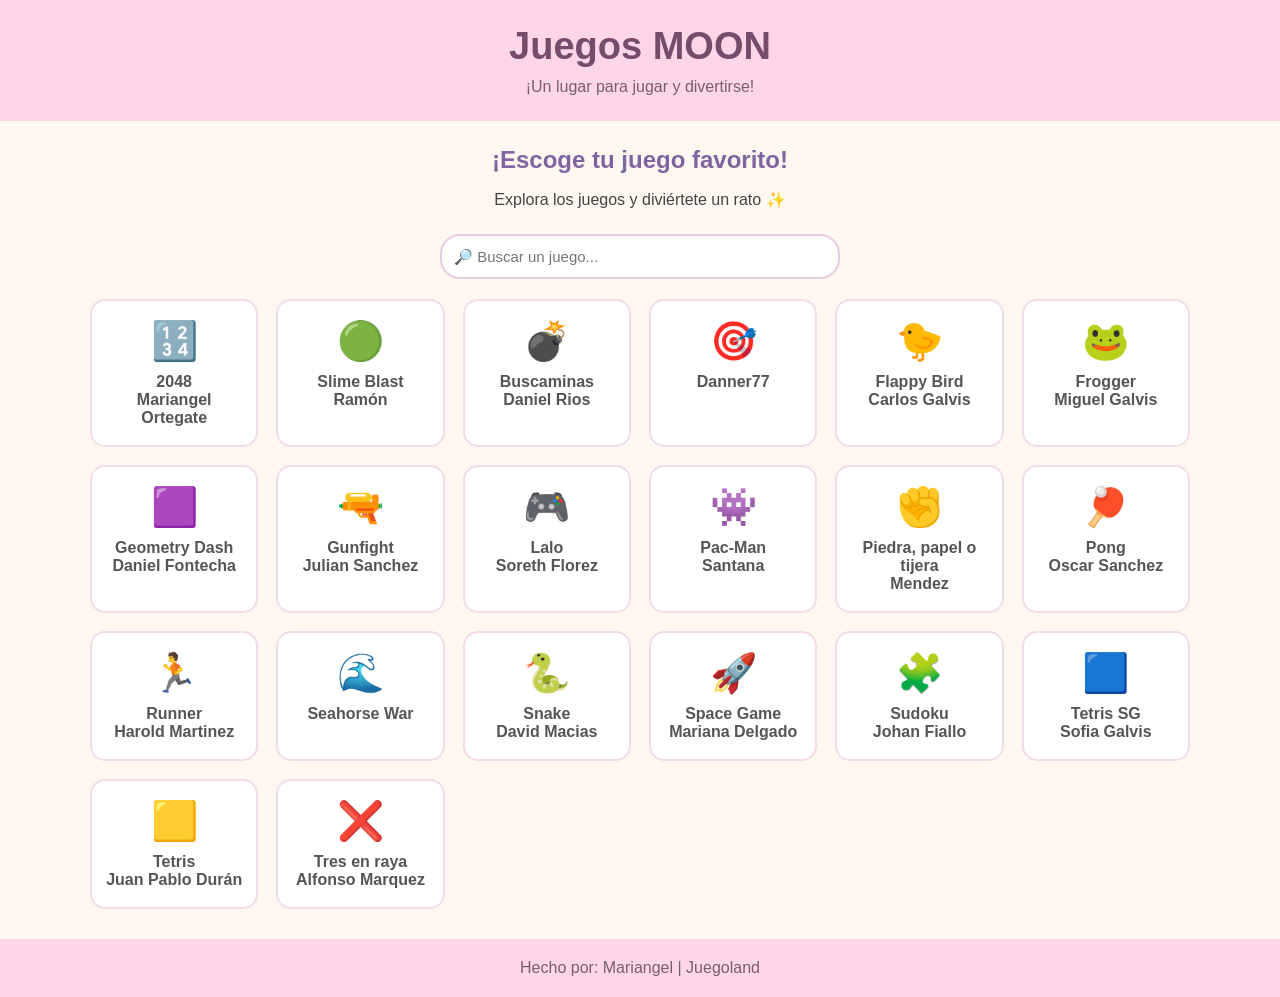
<file: index.html>
<!DOCTYPE html>
<html lang="es">
<head>
    <meta charset="UTF-8">
    <meta name="viewport" content="width=device-width, initial-scale=1.0">
    <title>Juegoland</title>

    <style>
        * {
            box-sizing: border-box;
        }

        body {
            margin: 0;
            font-family: Arial, sans-serif;
            background-color: #fff8f1;
            color: #444;
        }

        header {
            background-color: #ffd6e7;
            text-align: center;
            padding: 25px 15px;
        }

        header h1 {
            margin: 0;
            color: #754c69;
            font-size: 38px;
        }

        header p {
            margin: 10px 0 0;
            color: #765f70;
            font-size: 16px;
        }

        main {
            width: 90%;
            max-width: 1100px;
            margin: 25px auto;
        }

        .bienvenida {
            text-align: center;
            margin-bottom: 25px;
        }

        .bienvenida h2 {
            color: #8064a2;
            margin-bottom: 8px;
        }

        .buscador {
            display: block;
            width: 100%;
            max-width: 400px;
            margin: 20px auto;
            padding: 12px;
            border: 2px solid #e8cde0;
            border-radius: 20px;
            font-size: 15px;
            outline: none;
        }

        .juegos {
            display: grid;
            grid-template-columns: repeat(auto-fit, minmax(160px, 1fr));
            gap: 18px;
        }

        .juego {
            background-color: white;
            border: 2px solid #f2dce9;
            border-radius: 15px;
            padding: 18px 10px;
            text-align: center;
            text-decoration: none;
            color: #555;
            transition: 0.2s;
        }

        .juego:hover {
            transform: translateY(-4px);
            background-color: #fff0f6;
        }

        .emoji {
            font-size: 38px;
            display: block;
            margin-bottom: 10px;
        }

        .juego h3 {
            font-size: 16px;
            margin: 0;
        }

        footer {
            text-align: center;
            padding: 20px;
            margin-top: 30px;
            background-color: #ffd6e7;
            color: #765f70;
        }

        @media (max-width: 500px) {
            header h1 {
                font-size: 30px;
            }

            .juegos {
                grid-template-columns: repeat(2, 1fr);
            }
        }
    </style>
</head>

<body>

    <header>
        <h1>Juegos MOON</h1>
        <p>¡Un lugar para jugar y divertirse!</p>
    </header>

    <main>
        <section class="bienvenida">
            <h2>¡Escoge tu juego favorito!</h2>
            <p>Explora los juegos y diviértete un rato ✨</p>
        </section>

        <input
            type="text"
            id="buscador"
            class="buscador"
            placeholder="🔎 Buscar un juego..."
        >

        <section class="juegos" id="listaJuegos">

            <a class="juego" href="./2048_ver2-main/index.html">
                <span class="emoji">🔢</span>
                <h3>2048</h3>
                <h3>Mariangel Ortegate</h3>
            </a>

            <a class="juego" href="./Angelo-s_Slime_Blast-main/index.html">
                <span class="emoji">🟢</span>
                <h3>Slime Blast</h3>
                <h3>Ramón</h3>
            </a>

            <a class="juego" href="./buscaminas-main/index.html">
                <span class="emoji">💣</span>
                <h3>Buscaminas</h3>
                <h3>Daniel Rios</h3>
            </a>

            <a class="juego" href="./Danner77-main/index.html">
                <span class="emoji">🎯</span>
                <h3>Danner77</h3>
            </a>

            <a class="juego" href="./FlappyBird-main/index.html">
                <span class="emoji">🐤</span>
                <h3>Flappy Bird</h3>
                <h3>Carlos Galvis</h3>
            </a>

            <a class="juego" href="./frogger-main/index.html">
                <span class="emoji">🐸</span>
                <h3>Frogger</h3>
                <h3>Miguel Galvis</h3>
            </a>

            <a class="juego" href="./GeometryDash-main/index.html">
                <span class="emoji">🟪</span>
                <h3>Geometry Dash</h3>
                <h3>Daniel Fontecha</h3>
            </a>

            <a class="juego" href="./gunfight-main/index.html">
                <span class="emoji">🔫</span>
                <h3>Gunfight</h3>
                <h3>Julian Sanchez</h3>
            </a>

            <a class="juego" href="./Lalo-main/index.html">
                <span class="emoji">🎮</span>
                <h3>Lalo</h3>
                <h3>Soreth Florez</h3>
            </a>

            <a class="juego" href="./pacman-main/index.html">
                <span class="emoji">👾</span>
                <h3>Pac-Man</h3>
                <h3>Santana</h3>
            </a>

            <a class="juego" href="./piedra,papel,tijera-main/index.html">
                <span class="emoji">✊</span>
                <h3>Piedra, papel o tijera</h3>
                <h3>Mendez</h3>
            </a>

            <a class="juego" href="./pong-main/index.html">
                <span class="emoji">🏓</span>
                <h3>Pong</h3>
                <h3>Oscar Sanchez</h3>
            </a>

            <a class="juego" href="./Runner-main/index.html">
                <span class="emoji">🏃</span>
                <h3>Runner</h3>
                <h3>Harold Martinez</h3>
            </a>

            <a class="juego" href="./SeahorseWar-main/index.html">
                <span class="emoji">🌊</span>
                <h3>Seahorse War</h3>
            </a>

            <a class="juego" href="./Snake-main/index.html">
                <span class="emoji">🐍</span>
                <h3>Snake</h3>
                <h3>David Macias</h3>
            </a>

            <a class="juego" href="./space_game-main/index.html">
                <span class="emoji">🚀</span>
                <h3>Space Game</h3>
                <h3>Mariana Delgado</h3>
            </a>

            <a class="juego" href="./Sudoku-main/index.html">
                <span class="emoji">🧩</span>
                <h3>Sudoku</h3>
                <h3>Johan Fiallo</h3>
            </a>

            <a class="juego" href="./Tetris.SG-main/index.html">
                <span class="emoji">🟦</span>
                <h3>Tetris SG</h3>
                <h3>Sofia Galvis</h3>
            </a>

            <a class="juego" href="./tetris-main/index.html">
                <span class="emoji">🟨</span>
                <h3>Tetris</h3>
                <h3>Juan Pablo Durán</h3>
            </a>

            <a class="juego" href="./tresenraya-main/index.html">
                <span class="emoji">❌</span>
                <h3>Tres en raya</h3>
                <h3>Alfonso Marquez</h3>
            </a>

        </section>
    </main>

    <footer>
        Hecho por: Mariangel | Juegoland
    </footer>

    <script>
        const buscador = document.getElementById("buscador");
        const juegos = document.querySelectorAll(".juego");

        buscador.addEventListener("input", function () {
            const texto = buscador.value.toLowerCase();

            juegos.forEach(function (juego) {
                const nombre = juego.textContent.toLowerCase();

                if (nombre.includes(texto)) {
                    juego.style.display = "block";
                } else {
                    juego.style.display = "none";
                }
            });
        });
    </script>

</body>
</html>
</file>
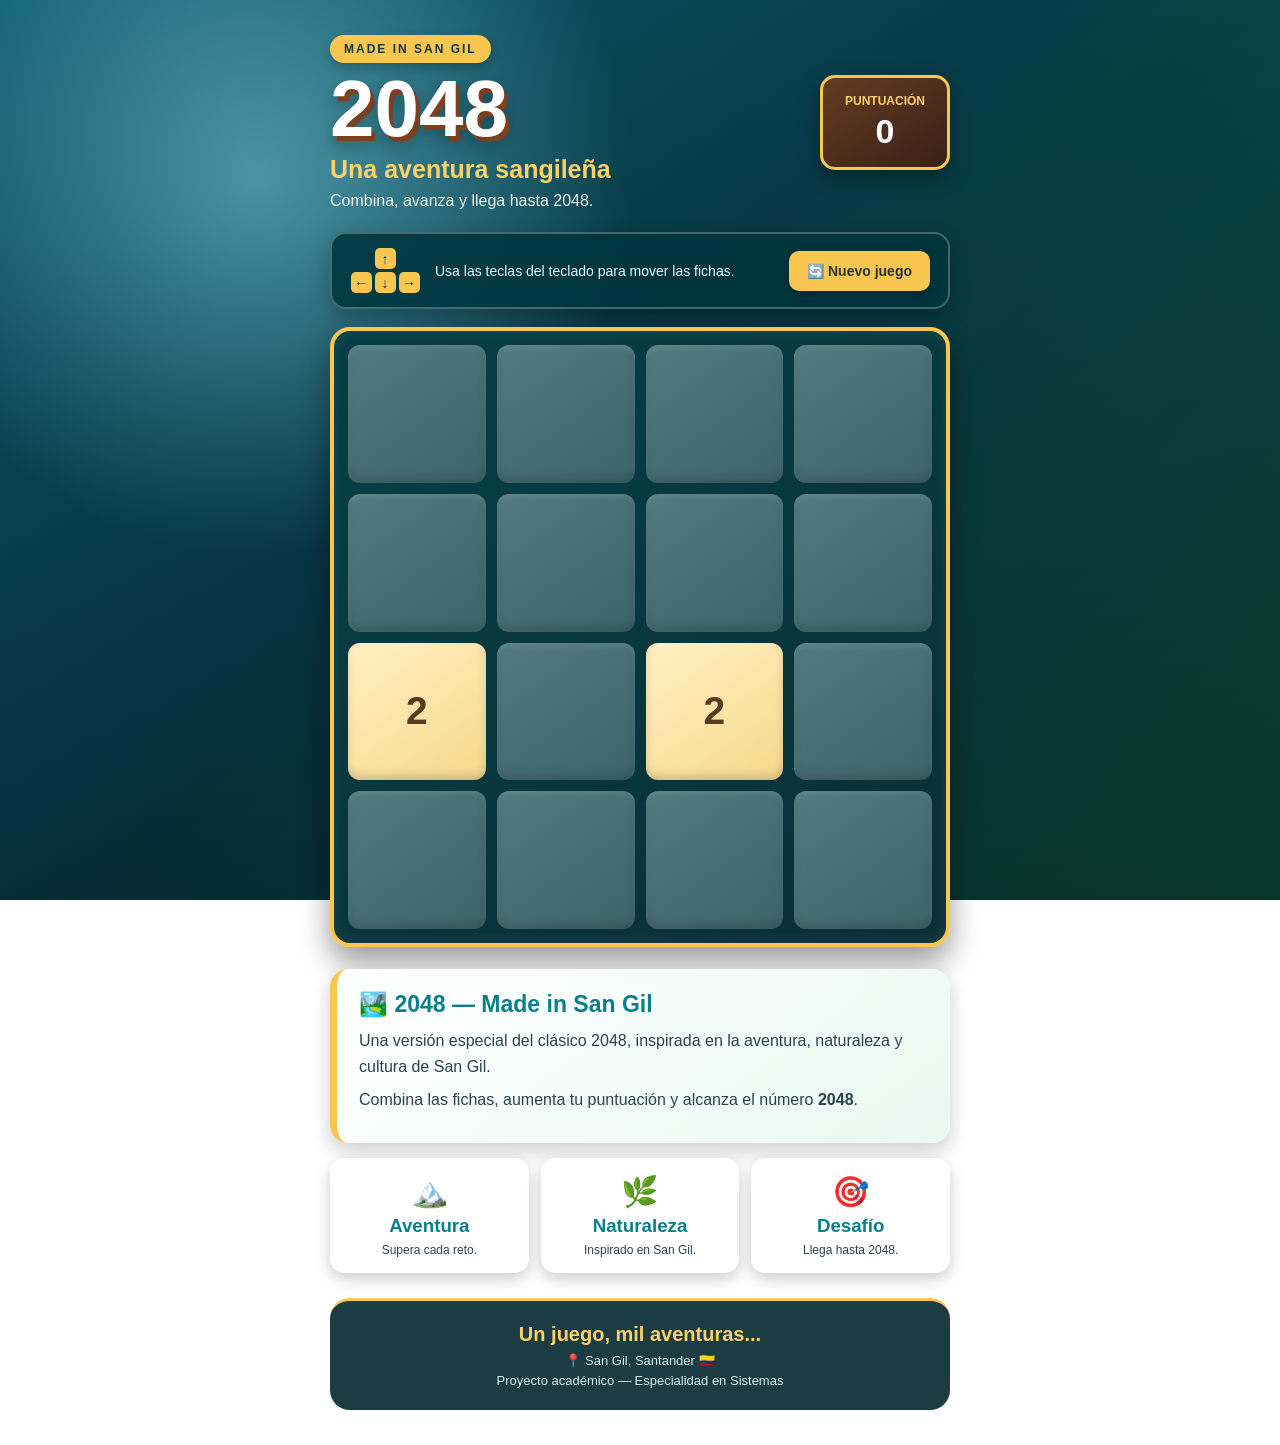
<file: 2048_ver2-main/index.html>
<!DOCTYPE html>
<html lang="es">

<head>
    <meta charset="UTF-8">

    <meta name="viewport" content="width=device-width, initial-scale=1.0">

    <title>2048 - Made in San Gil</title>

    <link rel="stylesheet" href="style.css">
</head>

<body>

    <main class="contenedor">

        <!-- ENCABEZADO -->

        <header class="encabezado">

            <div class="titulo">

                <div class="etiqueta">
                    MADE IN SAN GIL
                </div>

                <h1>2048</h1>

                <h2>Una aventura sangileña</h2>

                <p>
                    Combina, avanza y llega hasta 2048.
                </p>

            </div>


            <div class="puntuacion">

                <span>PUNTUACIÓN</span>

                <strong id="score">0</strong>

            </div>

        </header>


        <!-- INFORMACIÓN DEL JUEGO -->

        <section class="controles">

            <div class="flechas">

                <div class="flecha arriba">↑</div>

                <div class="fila-flechas">

                    <div class="flecha">←</div>

                    <div class="flecha">↓</div>

                    <div class="flecha">→</div>

                </div>

            </div>


            <p>
                Usa las teclas del teclado para mover las fichas.
            </p>


            <button id="nuevo-juego">
                🔄 Nuevo juego
            </button>

        </section>


        <!-- TABLERO -->

        <div id="tablero" class="tablero"></div>


        <!-- MENSAJE DE FIN -->

        <div id="mensaje" class="mensaje oculto">

            <div class="icono-montana">
                🏔️
            </div>

            <h2>¡Llegó tu momento!</h2>

            <p>
                Has llegado al final de esta aventura.
            </p>

            <button id="intentar-nuevamente">
                🎮 Intentar nuevamente
            </button>

        </div>


        <!-- INFORMACIÓN -->

        <section class="aventura">

            <h2>
                🏞️ 2048 — Made in San Gil
            </h2>

            <p>
                Una versión especial del clásico 2048,
                inspirada en la aventura, naturaleza y cultura
                de San Gil.
            </p>

            <p>
                Combina las fichas, aumenta tu puntuación
                y alcanza el número <strong>2048</strong>.
            </p>

        </section>


        <!-- CARACTERÍSTICAS -->

        <section class="tarjetas">

            <div class="tarjeta">
                <span>🏔️</span>
                <h3>Aventura</h3>
                <p>Supera cada reto.</p>
            </div>


            <div class="tarjeta">
                <span>🌿</span>
                <h3>Naturaleza</h3>
                <p>Inspirado en San Gil.</p>
            </div>


            <div class="tarjeta">
                <span>🎯</span>
                <h3>Desafío</h3>
                <p>Llega hasta 2048.</p>
            </div>

        </section>


        <!-- PIE DE PÁGINA -->

        <footer>

            <h3>
                Un juego, mil aventuras...
            </h3>

            <p>
                📍 San Gil, Santander 🇨🇴
            </p>

            <p>
                Proyecto académico — Especialidad en Sistemas
            </p>

        </footer>

    </main>


    <script src="app.js"></script>

</body>

</html>
</file>
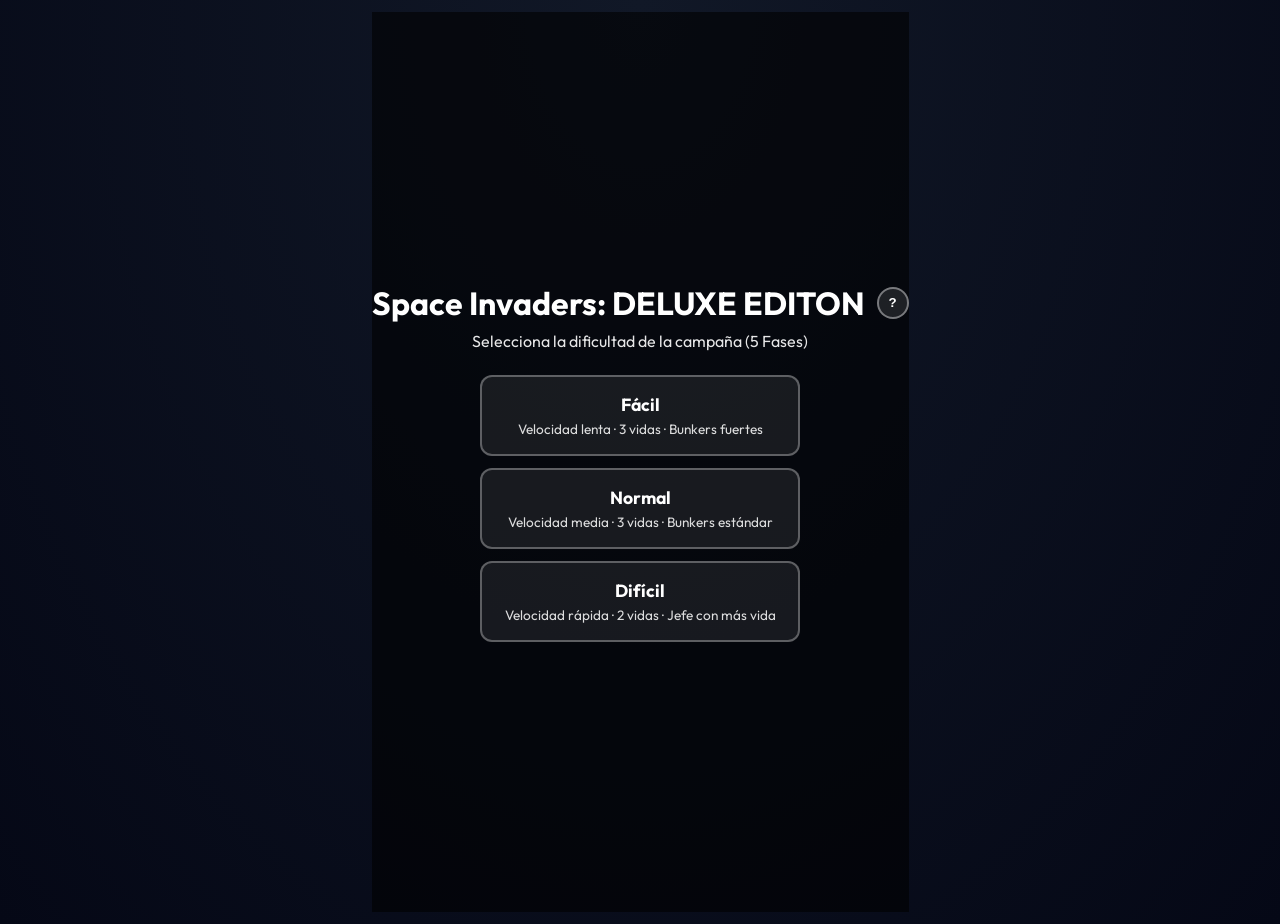
<file: Angelo-s_Slime_Blast-main/index.html>
<!DOCTYPE html>
<html lang="es" dir="ltr">
  <head>
    <meta charset="utf-8">
    <meta name="viewport" content="width=device-width, initial-scale=1.0">
    <title>Talha - Space Invaders: 5 Fases</title>
    <link rel="icon" href="https://i.ibb.co/M6KTWnf/pic.jpg">
    <link rel="stylesheet" href="style.css">
    <link href="https://fonts.googleapis.com/css2?family=Outfit:wght@400;600;700;900&display=swap" rel="stylesheet">
  </head>
  <body>
    <div class="wrapper">
      
      <!-- Pantalla de Selección de Dificultad -->

<section id="levelScreen" class="level-screen">

<div class="level-header">

<h1>Space Invaders: DELUXE EDITON</h1>

<button type="button" id="helpBtnLevel" class="help-btn" aria-label="Cómo jugar">?</button>

</div>

<p>Selecciona la dificultad de la campaña (5 Fases)</p>

<div class="level-buttons">

<button type="button" data-level="easy" class="level-btn">

<span class="level-name">Fácil</span>

<span class="level-desc">Velocidad lenta · 3 vidas · Bunkers fuertes</span>

</button>

<button type="button" data-level="medium" class="level-btn">

<span class="level-name">Normal</span>

<span class="level-desc">Velocidad media · 3 vidas · Bunkers estándar</span>

</button>

<button type="button" data-level="hard" class="level-btn">

<span class="level-name">Difícil</span>

<span class="level-desc">Velocidad rápida · 2 vidas · Jefe con más vida</span>

</button>

</div>

</section>

      <!-- Pantalla Principal del Juego -->
      <section id="gameScreen" class="game-screen hidden">
        <header class="header">
          <div class="header-titles">
            <h1>Space Invaders</h1>
            <div class="badges">
              <span class="badge difficulty-badge" id="levelBadge">Normal</span>
              <span class="badge wave-badge" id="waveBadge">Fase 1/5</span>
            </div>
          </div>
          <button type="button" id="helpBtnGame" class="help-btn" aria-label="Cómo jugar">?</button>
          <div class="header-actions">
            <div id="hud" class="hud" aria-live="polite">
              <span>Puntos: <strong id="scoreVal">0</strong></span>
              <span>Vidas: <strong id="livesVal">3</strong></span>
            </div>
            <button type="button" id="changeLevelBtn" class="btn btn-ghost">Menú</button>
            <button type="button" id="newGameBtn" class="btn">Reiniciar</button>
          </div>
        </header>

        <!-- Barra de vida del Jefe Final (Oculta hasta la Fase 5) -->
        <div id="bossHealthContainer" class="boss-health-container hidden">
          <div class="boss-info">
            <span class="boss-name">⚠️ JEFE GIGANTE NOCTURNO ⚠️</span>
            <span class="boss-hp-text" id="bossHpText">100%</span>
          </div>
          <div class="health-bar-bg">
            <div id="bossHealthBar" class="health-bar-fill" style="width: 100%;"></div>
          </div>
        </div>

        <div class="canvas-wrapper">
          <canvas id="gameCanvas" width="480" height="560"></canvas>
          
          <!-- Overlay para Transición entre Fases -->
          <div id="phaseTransitionOverlay" class="phase-overlay hidden">
            <div class="phase-card">
              <h2 id="phaseTitle">¡FASE 1 COMPLETADA!</h2>
              <p id="phaseSubtitle">Prepárate para la siguiente oleada...</p>
              <div class="countdown" id="phaseCountdown">3</div>
            </div>
          </div>
        </div>

        <!-- Controles Táctiles para Móviles -->
        <div class="touch-controls">
          <button type="button" id="leftBtn" class="ctrl-btn" aria-label="Mover a la izquierda"><span aria-hidden="true">◀</span></button>
          <button type="button" id="fireBtn" class="ctrl-btn fire">DISPARAR</button>
          <button type="button" id="rightBtn" class="ctrl-btn" aria-label="Mover a la derecha"><span aria-hidden="true">▶</span></button>
        </div>

        <!-- Overlay de Victoria / Derrota -->
        <div id="resultOverlay" class="result-overlay hidden" role="dialog" aria-modal="true">
          <div class="result-box">
            <h2 id="resultTitle">¡VICTORIA TOTAL!</h2>
            <p id="resultMsg">Has derrotado al Jefe Gigante y salvado la galaxia.</p>
            <div class="result-stats">
              <p>Puntuación Final: <strong id="finalScore">0</strong></p>
              <p>Fase Alcanzada: <strong id="finalPhase">5/5</strong></p>
            </div>
            <div class="result-actions">
              <button type="button" id="playAgainBtn" class="btn btn-large">Jugar de Nuevo</button>
              <button type="button" id="changeLevelFromResultBtn" class="btn btn-ghost">Cambiar Dificultad</button>
            </div>
          </div>
        </div>
      </section>

    </div>

    <!-- Modal de Ayuda / Instrucciones -->
    <div id="helpOverlay" class="help-overlay hidden" role="dialog" aria-modal="true" aria-labelledby="helpTitle">
      <div class="help-modal">
        <div class="help-header">
          <h2 id="helpTitle">Instrucciones del Juego</h2>
          <button type="button" id="helpClose" class="help-close" aria-label="Cerrar instrucciones"><span aria-hidden="true">&times;</span></button>
        </div>
        <div class="help-body">
          <p>Sobrevive a las <strong>5 Fases</strong> de invasión alienígena:</p>
          <ul>
            <li><strong>Fases 1 a 4:</strong> Elimina las hileras de naves enemigas. Cada fase será más rápida y agresiva.</li>
            <li><strong>Fase 5 (Jefe Final):</strong> Enfréntate al Jefe Gigante. Esquiva sus ataques especiales y agota su barra de vida para ganar.</li>
          </ul>
          <h3>Controles:</h3>
          <ul>
            <li><strong>Moverse:</strong> Flechas Izquierda / Derecha o Teclas <strong>A / D</strong>.</li>
            <li><strong>Disparar:</strong> Barra Espaciadora o botón en pantalla.</li>
          </ul>
        </div>
      </div>
    </div>

    <script src="script.js"></script>
  </body>
</html>
</file>
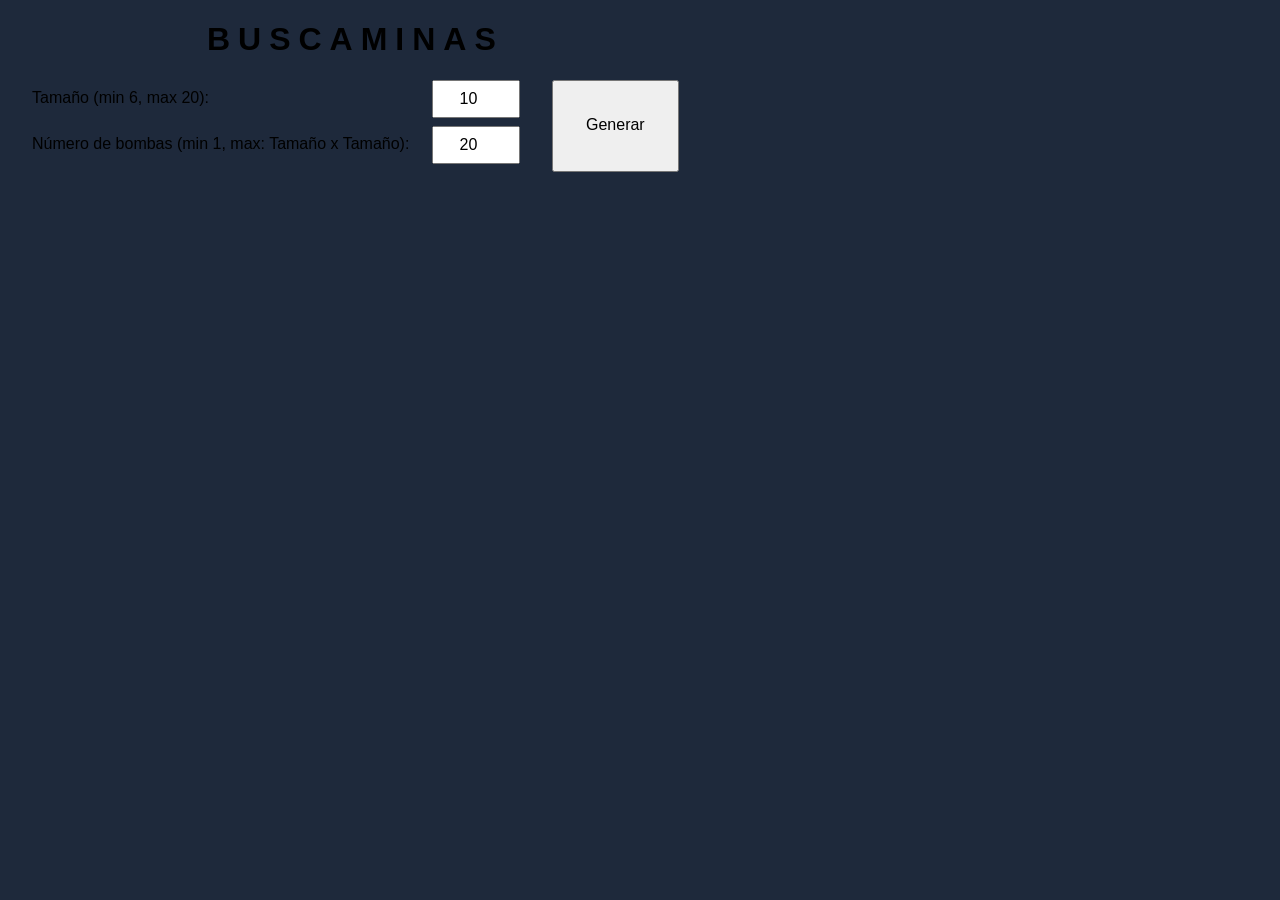
<file: buscaminas-main/index.html>
<!DOCTYPE html>
<html lang="en">
<head>
    <meta charset="UTF-8">
    <meta name="viewport" content="width=device-width, initial-scale=1.0">
    <title>Buscaminas</title>
    <link rel="stylesheet" href="normalize.css">
    <link rel="stylesheet" href="style.css">
    <script src="app.js"></script>
</head>
<body>
    <div class="main">
        <div class="header">
            <h1>BUSCAMINAS</h1>
            <div class="formulario-juego">
                <div class="formulario">
                    <div class="entrada">
                        <label for="tamaño">Tamaño (min 6, max 20): </label>
                        <input id="tamaño" type="number" min="6" max="20" value="10">
                    </div>
                    <div class="entrada">
                        <label for="num-bombas">Número de bombas (min 1, max: Tamaño x Tamaño): </label>
                        <input id="num-bombas" type="number" min="1" value="20">
                    </div>
                </div>
                <button class="btn-generar">Generar</button>
            </div>
        </div>
        <div class="contenedor-juego hidden">
            <h2>Banderas colocadas: <span id="num-banderas"></span> (faltan <span id="banderas-restantes"></span>)</h2>
            <div class="juego"></div>
            <div class="resultado-juego"></div>
        </div>
    </div>
</body>
</html>
</file>
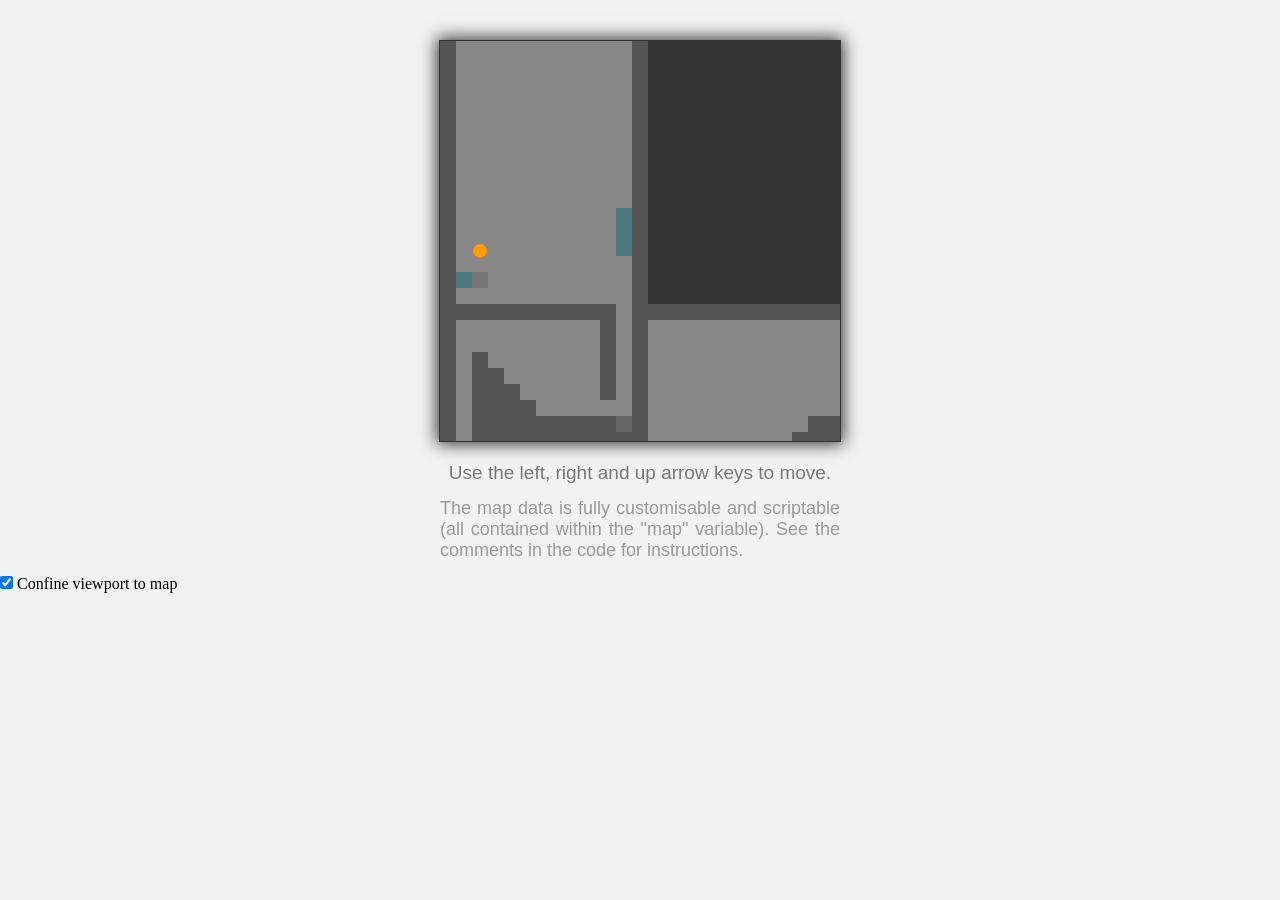
<file: Danner77-main/index.html>
<!DOCTYPE html>
<html>

<head>
    <title>Nameless Platform</title>

    <link rel="stylesheet" type="text/css" href="style_v2.css" />

    <script type="text/javascript" src="nameless_platform.js"></script>
</head>

<body>
    <canvas id="canvas"></canvas>

    <p>
        Use the left, right and up arrow keys to move.
    </p>

    <p class="info">
        The map data is fully customisable and scriptable (all contained within the "map" variable). See the comments in the code for instructions.
    </p>

    <label for="viewport">
        <input type="checkbox" id="viewport" onclick="game.limit_viewport=this.checked;" checked/> Confine viewport to map</label>

    <script type="text/javascript">

        window.requestAnimFrame =
            window.requestAnimationFrame ||
            window.webkitRequestAnimationFrame ||
            window.mozRequestAnimationFrame ||
            window.oRequestAnimationFrame ||
            window.msRequestAnimationFrame ||
            function(callback) {
                return window.setTimeout(callback, 1000 / 60);
        };

        var canvas = document.getElementById('canvas'),
            ctx    = canvas.getContext('2d');

        canvas.width = 400;
        canvas.height = 400;
        
        /* Customisable map data */

        var map = {
        
            tile_size: 16,
        
            /*
            
            Key vairables:
            
            id       [required] - an integer that corresponds with a tile in the data array.
            colour   [required] - any javascript compatible colour variable.
            solid    [optional] - whether the tile is solid or not, defaults to false.
            bounce   [optional] - how much velocity is preserved upon hitting the tile, 0.5 is half.
            jump     [optional] - whether the player can jump while over the tile, defaults to false.
            friction [optional] - friction of the tile, must have X and Y values (e.g {x:0.5, y:0.5}).
            gravity  [optional] - gravity of the tile, must have X and Y values (e.g {x:0.5, y:0.5}).
            fore     [optional] - whether the tile is drawn in front of the player, defaults to false.
            script   [optional] - refers to a script in the scripts section, executed if it is touched.
            
            */
            
            keys: [
                {id: 0, colour: '#333', solid: 0},
                {id: 1, colour: '#888', solid: 0},
                {id: 2,colour: '#555',solid: 1,bounce: 0.35},
                {id: 3,colour: 'rgba(121, 220, 242, 0.4)',friction: {x: 0.9,y: 0.9},gravity: {x: 0,y: 0.1},jump: 1,fore: 1},
                {id: 4,colour: '#777',jump: 1},
                {id: 5,colour: '#E373FA',solid: 1,bounce: 1.1},
                {id: 6,colour: '#666',solid: 1,bounce: 0},
                {id: 7,colour: '#73C6FA',solid: 0,script: 'change_colour'},
                {id: 8,colour: '#FADF73',solid: 0,script: 'next_level'},
                {id: 9,colour: '#C93232',solid: 0,script: 'death'},
                {id: 10,colour: '#555',solid: 1},
                {id: 11,colour: '#0FF',solid: 0,script: 'unlock'}
            ],
        
            /* An array representing the map tiles. Each number corresponds to a key */
            data: [
                [2, 2, 2, 2, 2, 2, 2, 2, 2, 2, 2, 2, 2],
                [2, 1, 1, 1, 1, 1, 1, 1, 1, 1, 1, 1, 2],
                [2, 1, 1, 1, 1, 1, 1, 1, 1, 1, 1, 1, 2],
                [2, 1, 1, 1, 1, 1, 1, 1, 1, 1, 1, 1, 2],
                [2, 1, 1, 1, 1, 1, 1, 1, 1, 1, 1, 1, 2],
                [2, 1, 1, 1, 1, 1, 1, 1, 1, 1, 1, 1, 2],
                [2, 1, 1, 1, 1, 1, 1, 1, 1, 1, 1, 1, 2],
                [2, 1, 1, 1, 1, 1, 1, 1, 1, 1, 1, 1, 2],
                [2, 1, 1, 1, 1, 1, 1, 1, 1, 1, 1, 1, 2],
                [2, 1, 1, 1, 1, 1, 1, 1, 1, 1, 1, 1, 2, 0, 0, 0, 0, 0, 0, 0, 0, 0, 0, 0, 0, 0, 0, 0, 0, 0, 2, 6, 6, 6, 6, 6, 2],
                [2, 1, 1, 1, 1, 1, 1, 1, 1, 1, 1, 1, 2, 0, 0, 0, 0, 0, 0, 0, 0, 0, 0, 0, 0, 0, 0, 0, 0, 0, 2, 1, 1, 1, 1, 1, 2],
                [2, 1, 1, 1, 1, 1, 1, 1, 1, 1, 1, 1, 2, 0, 0, 0, 0, 0, 0, 0, 0, 0, 0, 0, 0, 0, 0, 0, 0, 0, 2, 1, 1, 1, 1, 1, 2],
                [2, 1, 1, 1, 1, 1, 1, 1, 1, 1, 1, 1, 2, 0, 0, 0, 0, 0, 0, 0, 0, 0, 0, 0, 0, 0, 0, 0, 0, 0, 2, 1, 1, 1, 1, 1, 2],
                [2, 1, 1, 1, 1, 1, 1, 1, 1, 1, 1, 1, 2, 0, 0, 0, 0, 0, 0, 0, 0, 0, 0, 0, 0, 0, 0, 0, 0, 2, 2, 1, 1, 1, 1, 1, 2, 2, 2],
                [2, 1, 1, 1, 1, 1, 1, 1, 1, 1, 1, 1, 2, 0, 0, 0, 0, 0, 0, 0, 0, 0, 0, 0, 0, 0, 0, 0, 0, 2, 7, 1, 1, 1, 1, 1, 1, 1, 2],
                [2, 1, 1, 1, 1, 1, 1, 1, 1, 1, 1, 1, 2, 0, 0, 0, 0, 0, 0, 0, 0, 0, 0, 0, 0, 0, 0, 0, 0, 2, 2, 2, 2, 4, 2, 2, 2, 1, 2],
                [2, 1, 1, 1, 1, 1, 1, 1, 1, 1, 1, 1, 2, 0, 0, 0, 0, 0, 0, 0, 0, 0, 0, 0, 0, 0, 0, 0, 0, 0, 0, 0, 2, 4, 2, 1, 1, 1, 2],
                [2, 1, 1, 1, 1, 1, 1, 1, 1, 1, 1, 1, 2, 0, 0, 0, 0, 0, 0, 0, 0, 0, 0, 0, 0, 0, 0, 0, 0, 0, 0, 0, 2, 4, 2, 1, 2, 2, 2],
                [2, 1, 1, 1, 1, 1, 1, 1, 1, 1, 1, 1, 2, 0, 0, 0, 0, 0, 0, 0, 0, 0, 0, 0, 0, 0, 0, 0, 0, 0, 0, 0, 2, 4, 2, 1, 2],
                [2, 1, 1, 1, 1, 1, 1, 1, 1, 1, 1, 1, 2, 0, 0, 0, 0, 0, 0, 0, 0, 0, 0, 0, 0, 0, 0, 0, 0, 0, 0, 0, 2, 4, 2, 1, 2],
                [2, 1, 1, 1, 1, 1, 1, 1, 1, 1, 1, 1, 2, 0, 0, 0, 0, 0, 0, 0, 0, 0, 0, 0, 0, 0, 0, 0, 0, 0, 0, 0, 2, 4, 2, 1, 2],
                [2, 1, 1, 1, 1, 1, 1, 1, 1, 1, 1, 3, 2, 0, 0, 0, 0, 0, 0, 0, 0, 0, 0, 0, 0, 0, 0, 0, 0, 0, 0, 0, 2, 4, 2, 1, 2],
                [2, 1, 1, 1, 1, 1, 1, 1, 1, 1, 1, 3, 2, 0, 0, 0, 0, 0, 0, 0, 0, 0, 0, 0, 0, 0, 0, 0, 0, 0, 0, 0, 2, 4, 2, 1, 2],
                [2, 1, 1, 1, 1, 1, 1, 1, 1, 1, 1, 3, 2, 0, 0, 0, 0, 0, 0, 0, 0, 0, 0, 0, 0, 0, 0, 0, 0, 0, 0, 0, 2, 4, 2, 1, 2],
                [2, 1, 1, 1, 1, 1, 1, 1, 1, 1, 1, 1, 2, 0, 0, 0, 0, 0, 0, 0, 0, 0, 0, 0, 0, 0, 0, 0, 0, 0, 0, 0, 2, 4, 2, 1, 2],
                [2, 3, 4, 1, 1, 1, 1, 1, 1, 1, 1, 1, 2, 0, 0, 0, 0, 0, 0, 0, 0, 0, 0, 0, 0, 0, 0, 0, 0, 0, 0, 0, 2, 4, 2, 1, 2],
                [2, 1, 1, 1, 1, 1, 1, 1, 1, 1, 1, 1, 2, 0, 0, 0, 0, 0, 0, 0, 0, 0, 0, 0, 0, 0, 0, 0, 0, 0, 0, 0, 2, 4, 2, 1, 2],
                [2, 2, 2, 2, 2, 2, 2, 2, 2, 2, 2, 1, 2, 2, 2, 2, 2, 2, 2, 2, 2, 2, 2, 2, 2, 2, 2, 2, 2, 2, 2, 2, 2, 4, 2, 1, 2],
                [2, 1, 1, 1, 1, 1, 1, 1, 1, 1, 2, 1, 2, 1, 1, 1, 1, 1, 1, 1, 1, 1, 1, 1, 1, 1, 1, 1, 1, 1, 1, 1, 2, 4, 2, 1, 2],
                [2, 1, 1, 1, 1, 1, 1, 1, 1, 1, 2, 1, 2, 1, 1, 1, 1, 1, 1, 1, 1, 1, 1, 1, 1, 1, 1, 1, 1, 1, 1, 1, 2, 4, 2, 1, 2, 2, 2, 2, 2, 2, 2, 2, 2, 2, 2, 2, 2],
                [2, 1, 2, 1, 1, 1, 1, 1, 1, 1, 2, 1, 2, 1, 1, 1, 1, 1, 1, 1, 1, 1, 1, 1, 1, 1, 1, 1, 1, 1, 1, 1, 2, 4, 2, 1, 2, 2, 2, 2, 2, 2, 2, 2, 1, 1, 1, 1, 2],
                [2, 1, 2, 2, 1, 1, 1, 1, 1, 1, 2, 1, 2, 1, 1, 1, 1, 1, 1, 1, 1, 1, 1, 1, 1, 1, 1, 1, 1, 1, 1, 1, 2, 4, 2, 1, 2, 2, 2, 2, 2, 2, 2, 2, 1, 1, 1, 1, 2],
                [2, 1, 2, 2, 2, 1, 1, 1, 1, 1, 2, 1, 2, 1, 1, 1, 1, 1, 1, 1, 1, 1, 1, 1, 1, 1, 1, 1, 1, 1, 1, 1, 2, 4, 2, 1, 2, 2, 2, 2, 2, 2, 2, 2, 1, 1, 1, 1, 2],
                [2, 1, 2, 2, 2, 2, 1, 1, 1, 1, 1, 1, 2, 1, 1, 1, 1, 1, 1, 1, 1, 1, 1, 1, 1, 1, 1, 1, 1, 1, 1, 1, 1, 4, 2, 1, 2, 2, 2, 2, 2, 2, 2, 2, 8, 1, 1, 1, 2],
                [2, 1, 2, 2, 2, 2, 2, 2, 2, 2, 2, 6, 2, 1, 1, 1, 1, 1, 1, 1, 1, 1, 1, 2, 2, 1, 1, 1, 2, 2, 2, 2, 2, 2, 2, 1, 2, 2, 2, 2, 2, 2, 2, 2, 2, 2, 2, 4, 2],
                [2, 1, 2, 2, 2, 2, 2, 2, 2, 2, 2, 2, 2, 1, 1, 1, 1, 1, 1, 1, 1, 1, 2, 2, 2, 9, 9, 9, 2, 10, 10, 10, 10, 10, 10, 1, 1, 1, 1, 1, 1, 1, 11, 2, 2, 2, 2, 4, 2],
                [2, 1, 1, 1, 1, 1, 1, 1, 1, 1, 1, 1, 1, 1, 1, 1, 1, 1, 1, 1, 1, 2, 2, 2, 2, 2, 2, 2, 2, 10, 2, 2, 2, 2, 2, 2, 2, 2, 2, 2, 2, 2, 2, 2, 2, 2, 2, 4, 2],
                [2, 1, 1, 1, 1, 1, 1, 1, 1, 1, 1, 1, 1, 1, 1, 1, 1, 1, 1, 1, 2, 2, 2, 2, 2, 2, 2, 2, 2, 1, 2, 2, 2, 2, 2, 2, 2, 2, 2, 2, 2, 2, 2, 2, 2, 2, 2, 4, 2],
                [2, 1, 1, 1, 1, 1, 1, 1, 1, 1, 1, 1, 1, 1, 1, 1, 1, 1, 1, 2, 2, 2, 2, 2, 2, 2, 2, 2, 2, 1, 2, 2, 2, 2, 2, 2, 2, 2, 2, 2, 2, 2, 2, 2, 2, 2, 2, 4, 2, 2, 2, 2, 2, 2, 2, 2],
                [2, 6, 2, 2, 2, 2, 2, 2, 2, 2, 2, 2, 2, 2, 2, 2, 2, 2, 2, 2, 2, 2, 2, 2, 2, 2, 2, 2, 2, 1, 2, 2, 2, 2, 2, 2, 2, 2, 2, 2, 2, 2, 2, 2, 2, 2, 2, 4, 2, 1, 1, 1, 1, 1, 1, 2],
                [2, 2, 2, 2, 2, 2, 2, 2, 2, 2, 2, 2, 2, 2, 2, 2, 2, 2, 2, 2, 2, 2, 2, 2, 2, 2, 2, 2, 2, 1, 2, 2, 2, 2, 2, 2, 2, 2, 2, 2, 2, 2, 2, 2, 2, 2, 2, 4, 1, 1, 1, 1, 1, 1, 1, 2],
                [2, 1, 1, 1, 1, 1, 1, 1, 1, 1, 1, 1, 1, 1, 1, 1, 1, 1, 1, 1, 1, 1, 1, 1, 1, 1, 1, 1, 1, 1, 2, 2, 2, 2, 2, 2, 2, 2, 2, 2, 2, 2, 2, 2, 2, 2, 2, 2, 2, 2, 2, 2, 2, 2, 1, 2],
                [2, 1, 1, 2, 2, 2, 2, 2, 2, 2, 2, 2, 2, 2, 2, 2, 2, 2, 2, 2, 6, 6, 6, 2, 2, 2, 2, 2, 2, 6, 2, 2, 2, 2, 1, 1, 1, 1, 1, 1, 1, 1, 1, 1, 1, 1, 1, 1, 1, 1, 1, 1, 1, 1, 1, 2],
                [2, 1, 1, 2, 2, 2, 2, 1, 1, 1, 1, 1, 1, 1, 1, 1, 1, 1, 1, 1, 1, 1, 1, 1, 1, 1, 1, 1, 2, 2, 2, 2, 2, 2, 1, 1, 1, 1, 1, 1, 1, 1, 1, 1, 1, 1, 1, 1, 1, 1, 1, 1, 1, 1, 1, 2],
                [2, 1, 1, 2, 2, 2, 1, 1, 1, 1, 1, 1, 1, 1, 1, 1, 1, 1, 1, 1, 1, 1, 1, 1, 1, 1, 1, 1, 1, 1, 1, 1, 1, 2, 1, 1, 2, 2, 2, 2, 2, 2, 2, 2, 2, 2, 2, 2, 2, 2, 2, 2, 2, 2, 2, 2],
                [2, 1, 1, 2, 2, 1, 1, 1, 1, 1, 1, 1, 1, 1, 1, 1, 1, 1, 1, 1, 1, 1, 1, 1, 1, 1, 1, 1, 1, 1, 1, 1, 1, 2, 1, 1, 1, 1, 1, 1, 1, 1, 1, 1, 1, 1, 1, 1, 2],
                [2, 1, 1, 2, 1, 1, 1, 1, 1, 1, 1, 1, 1, 1, 1, 1, 1, 1, 1, 1, 1, 1, 1, 1, 2, 2, 2, 2, 2, 1, 1, 1, 1, 2, 1, 1, 1, 1, 1, 1, 1, 1, 1, 1, 1, 1, 1, 1, 2],
                [2, 1, 1, 1, 1, 1, 1, 1, 1, 1, 1, 1, 1, 1, 1, 1, 1, 1, 1, 1, 1, 1, 1, 1, 1, 2, 2, 2, 2, 1, 1, 1, 1, 2, 1, 1, 1, 1, 1, 1, 1, 1, 1, 1, 1, 1, 1, 1, 2],
                [2, 1, 1, 1, 1, 1, 1, 1, 1, 1, 1, 1, 1, 1, 1, 1, 1, 1, 1, 1, 1, 1, 1, 1, 1, 1, 2, 2, 2, 1, 1, 1, 1, 2, 5, 5, 2, 1, 1, 1, 1, 1, 1, 1, 1, 1, 1, 1, 2],
                [2, 1, 1, 1, 1, 1, 1, 1, 1, 1, 1, 1, 1, 1, 1, 1, 1, 1, 1, 1, 1, 1, 1, 1, 1, 1, 1, 2, 2, 1, 1, 1, 1, 2, 2, 2, 2, 2, 1, 1, 1, 1, 1, 1, 1, 1, 1, 1, 2],
                [2, 1, 1, 1, 1, 1, 1, 1, 1, 1, 1, 1, 1, 1, 1, 1, 1, 1, 1, 1, 1, 1, 1, 1, 1, 1, 1, 1, 2, 1, 1, 1, 1, 2, 2, 2, 2, 2, 2, 1, 1, 1, 1, 1, 1, 1, 1, 1, 2],
                [2, 1, 1, 1, 1, 1, 1, 1, 1, 1, 1, 1, 1, 1, 1, 1, 1, 1, 1, 1, 1, 1, 1, 1, 1, 1, 1, 1, 2, 1, 1, 1, 1, 2, 2, 2, 2, 2, 2, 2, 1, 1, 1, 1, 1, 1, 1, 1, 2],
                [2, 1, 1, 1, 1, 1, 1, 1, 1, 1, 1, 1, 1, 1, 1, 1, 1, 1, 1, 1, 1, 1, 1, 1, 1, 1, 1, 1, 2, 1, 1, 1, 1, 2, 2, 2, 2, 2, 2, 2, 2, 1, 1, 1, 1, 1, 1, 1, 2],
                [2, 1, 1, 1, 1, 1, 1, 1, 1, 1, 1, 1, 1, 1, 1, 1, 1, 1, 1, 1, 1, 1, 1, 1, 1, 1, 1, 1, 2, 3, 3, 3, 3, 2, 2, 2, 2, 2, 2, 2, 2, 2, 2, 2, 3, 3, 3, 3, 2],
                [2, 1, 1, 1, 1, 1, 1, 1, 1, 1, 1, 1, 1, 1, 1, 1, 1, 1, 1, 1, 1, 1, 1, 1, 1, 1, 1, 1, 2, 3, 3, 3, 3, 2, 2, 2, 2, 2, 2, 2, 2, 2, 2, 2, 3, 3, 3, 3, 2],
                [2, 1, 1, 1, 1, 1, 1, 1, 1, 1, 1, 1, 1, 1, 1, 1, 1, 1, 1, 1, 1, 1, 1, 1, 1, 1, 1, 1, 2, 3, 3, 3, 3, 2, 2, 2, 2, 2, 2, 2, 2, 2, 2, 2, 3, 3, 3, 3, 2],
                [2, 1, 1, 1, 1, 1, 1, 1, 1, 1, 1, 1, 1, 1, 1, 1, 1, 1, 1, 1, 1, 1, 1, 1, 1, 1, 1, 1, 2, 3, 3, 3, 3, 2, 2, 2, 2, 2, 2, 2, 2, 2, 2, 2, 3, 3, 3, 3, 2],
                [2, 1, 1, 1, 1, 1, 1, 1, 1, 1, 1, 1, 1, 1, 1, 1, 1, 1, 1, 1, 1, 1, 1, 1, 1, 1, 1, 1, 2, 3, 3, 3, 3, 3, 3, 3, 3, 3, 3, 3, 3, 3, 3, 3, 3, 3, 3, 3, 2],
                [2, 1, 1, 1, 1, 1, 1, 1, 1, 1, 1, 1, 1, 1, 1, 1, 1, 1, 1, 1, 1, 1, 1, 1, 1, 1, 1, 1, 2, 3, 3, 3, 3, 3, 3, 3, 3, 3, 3, 3, 3, 3, 3, 3, 3, 3, 3, 3, 2],
                [2, 1, 1, 1, 1, 1, 1, 1, 1, 1, 1, 1, 1, 1, 1, 1, 1, 1, 1, 1, 5, 5, 5, 1, 1, 1, 1, 1, 2, 3, 3, 3, 3, 3, 3, 3, 3, 3, 3, 3, 3, 3, 3, 3, 3, 3, 3, 3, 2],
                [2, 2, 2, 2, 2, 2, 2, 2, 2, 2, 2, 2, 2, 2, 2, 2, 2, 2, 2, 2, 2, 2, 2, 2, 2, 2, 2, 2, 2, 2, 2, 2, 2, 2, 2, 2, 2, 2, 2, 2, 2, 2, 2, 2, 2, 2, 2, 2, 2]
            ],
        
            /* Default gravity of the map */
            
            gravity: {
                x: 0,
                y: 0.3
            },
            
            /* Velocity limits */
        
            vel_limit: {
                x: 2,
                y: 16
            },
        
            /* Movement speed when the key is pressed */
            
            movement_speed: {
                jump: 6,
                left: 0.3,
                right: 0.3
            },
            
            /* The coordinates at which the player spawns and the colour of the player */
        
            player: {
                x: 2,
                y: 2,
                colour: '#FF9900'
            },
            
            /* scripts refered to by the "script" variable in the tile keys */
        
            scripts: {
                change_colour: 'this.player.colour = "#"+(Math.random()*0xFFFFFF<<0).toString(16);',
                /* you could load a new map variable here */
                next_level: 'alert("Yay! You won! Reloading map.");this.load_map(map);',
                death: 'alert("You died!");this.load_map(map);',
                unlock: 'this.current_map.keys[10].solid = 0;this.current_map.keys[10].colour = "#888";'
            }
        };
        
        /* Setup of the engine */
        
        var game = new Clarity();
        game.set_viewport(canvas.width, canvas.height);
        game.load_map(map);

        /* Limit the viewport to the confines of the map */
        
        game.limit_viewport = true;

        var Loop = function() {

            ctx.fillStyle = '#333';
            ctx.fillRect(0, 0, canvas.width, canvas.height);

            game.update();
            game.draw(ctx);

            window.requestAnimFrame(Loop);
        };

        /* Start */
        
        Loop();
        
    </script>
</body>

</html>
</file>
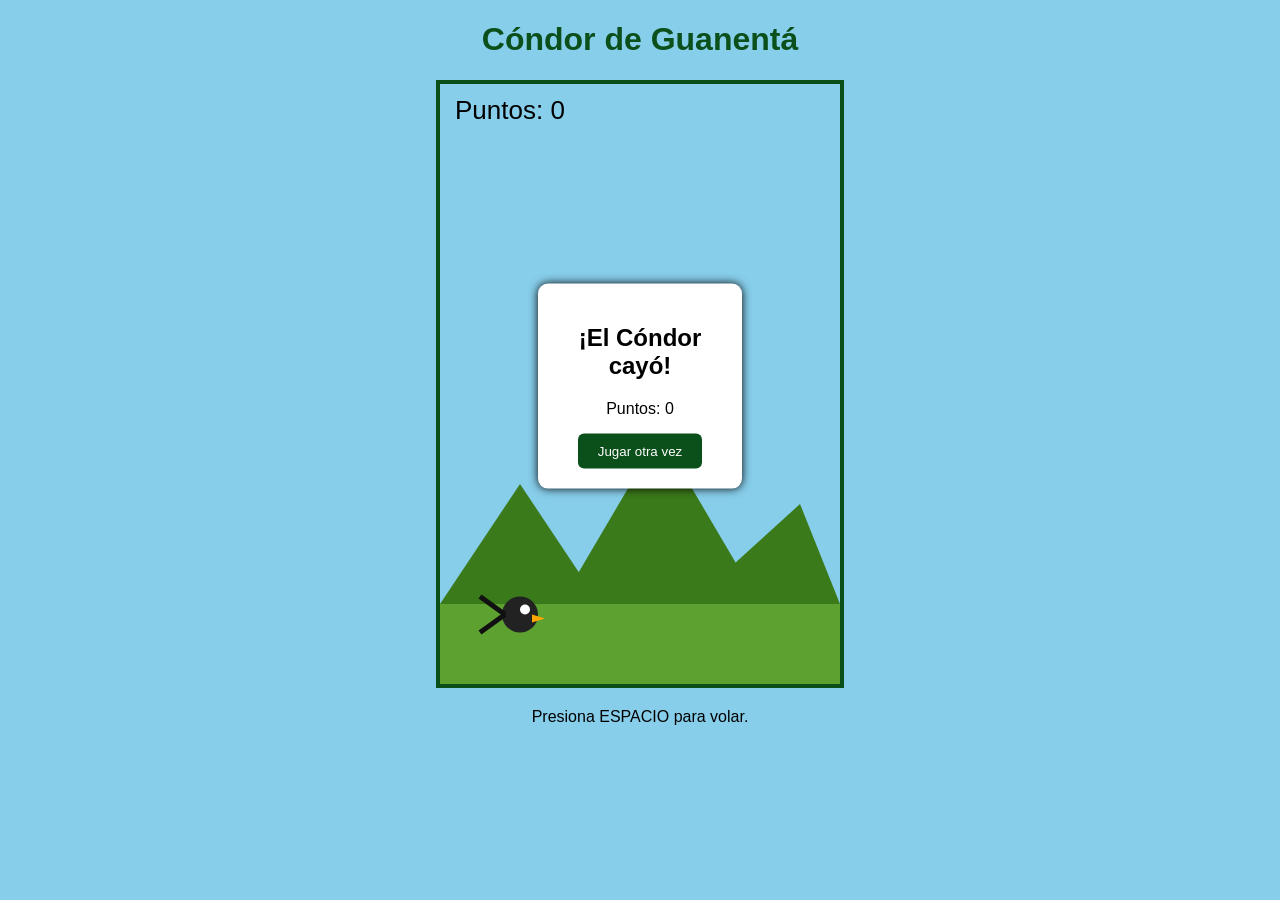
<file: FlappyBird-main/index.html>
<!DOCTYPE html>
<html lang="es">
<head>
    <meta charset="UTF-8">
    <meta name="viewport" content="width=device-width, initial-scale=1.0">
    <title>Cóndor de Guanentá</title>
    <link rel="stylesheet" href="style.css">
</head>
<body>

<h1>Cóndor de Guanentá</h1>

<div id="contenedor">
    <canvas id="juego" width="400" height="600"></canvas>

    <div id="gameOver" class="oculto">
        <h2>¡El Cóndor cayó!</h2>
        <p>Puntos: <span id="puntajeFinal">0</span></p>
        <button onclick="reiniciarJuego()">Jugar otra vez</button>
    </div>
</div>

<p>Presiona ESPACIO para volar.</p>

<script src="script.js"></script>

</body>
</html>
</file>
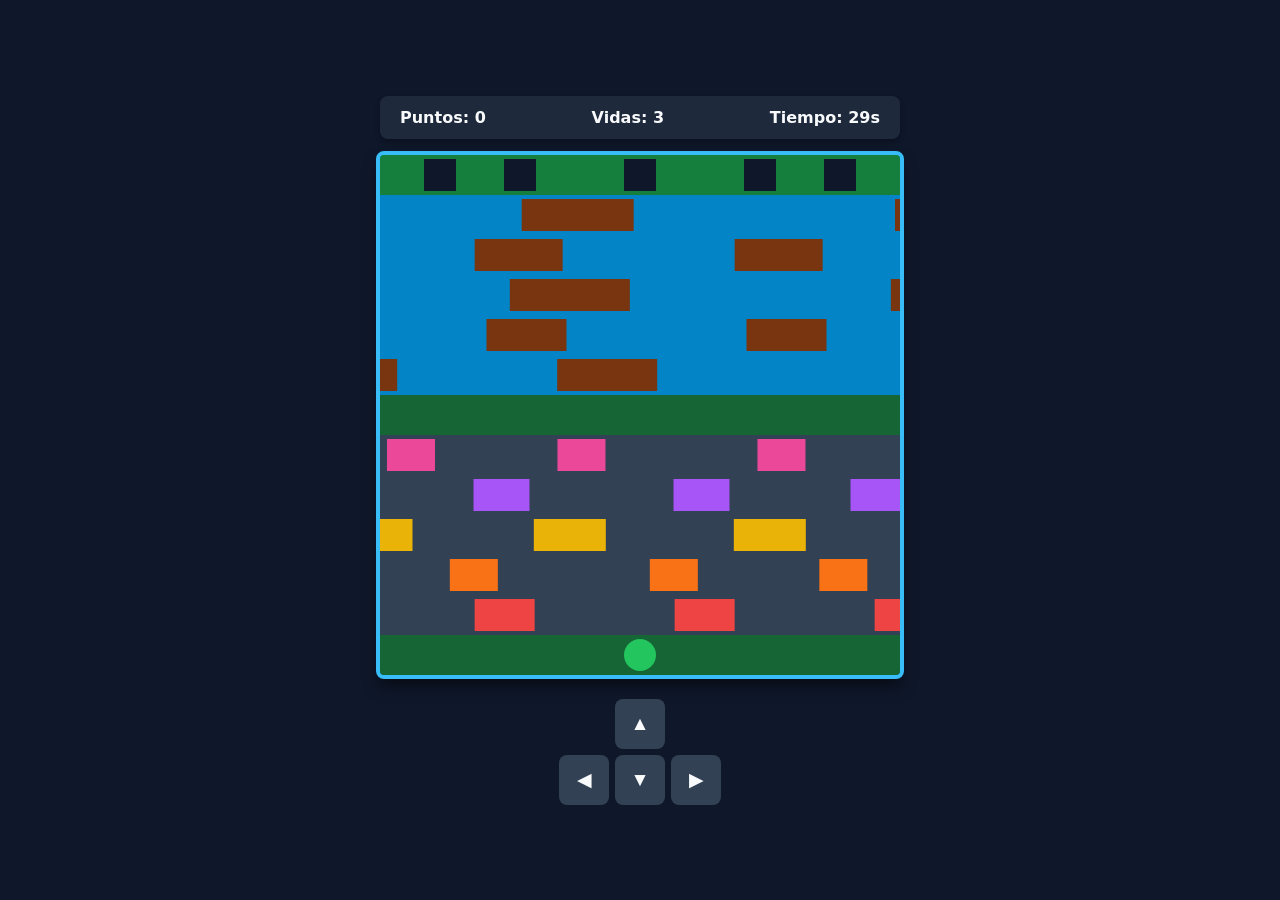
<file: frogger-main/index.html>
<!DOCTYPE html>
<html lang="es">
<head>
  <meta charset="UTF-8" />
  <meta name="viewport" content="width=device-width, initial-scale=1.0" />
  <title>Frogger - Dificultad Intermedia</title>
  <link rel="stylesheet" href="style.css" />
</head>
<body>
  <div class="game-container">
    <header class="hud">
      <div class="hud-item">Puntos: <span id="score">0</span></div>
      <div class="hud-item">Vidas: <span id="lives">3</span></div>
      <div class="hud-item">Tiempo: <span id="timer">30</span>s</div>
    </header>

    <canvas id="gameCanvas" width="520" height="520"></canvas>

    <div id="overlay" class="overlay hidden">
      <div class="modal">
        <h2 id="modalTitle">¡Juego Terminado!</h2>
        <p id="modalMsg">Has perdido todas tus vidas.</p>
        <button id="restartBtn">Jugar de nuevo</button>
      </div>
    </div>

    <div class="dpad">
      <button class="btn-ctrl up" data-dir="up">▲</button>
      <button class="btn-ctrl left" data-dir="left">◀</button>
      <button class="btn-ctrl down" data-dir="down">▼</button>
      <button class="btn-ctrl right" data-dir="right">▶</button>
    </div>
  </div>

  <script src="script.js"></script>
</body>
</html>
</file>
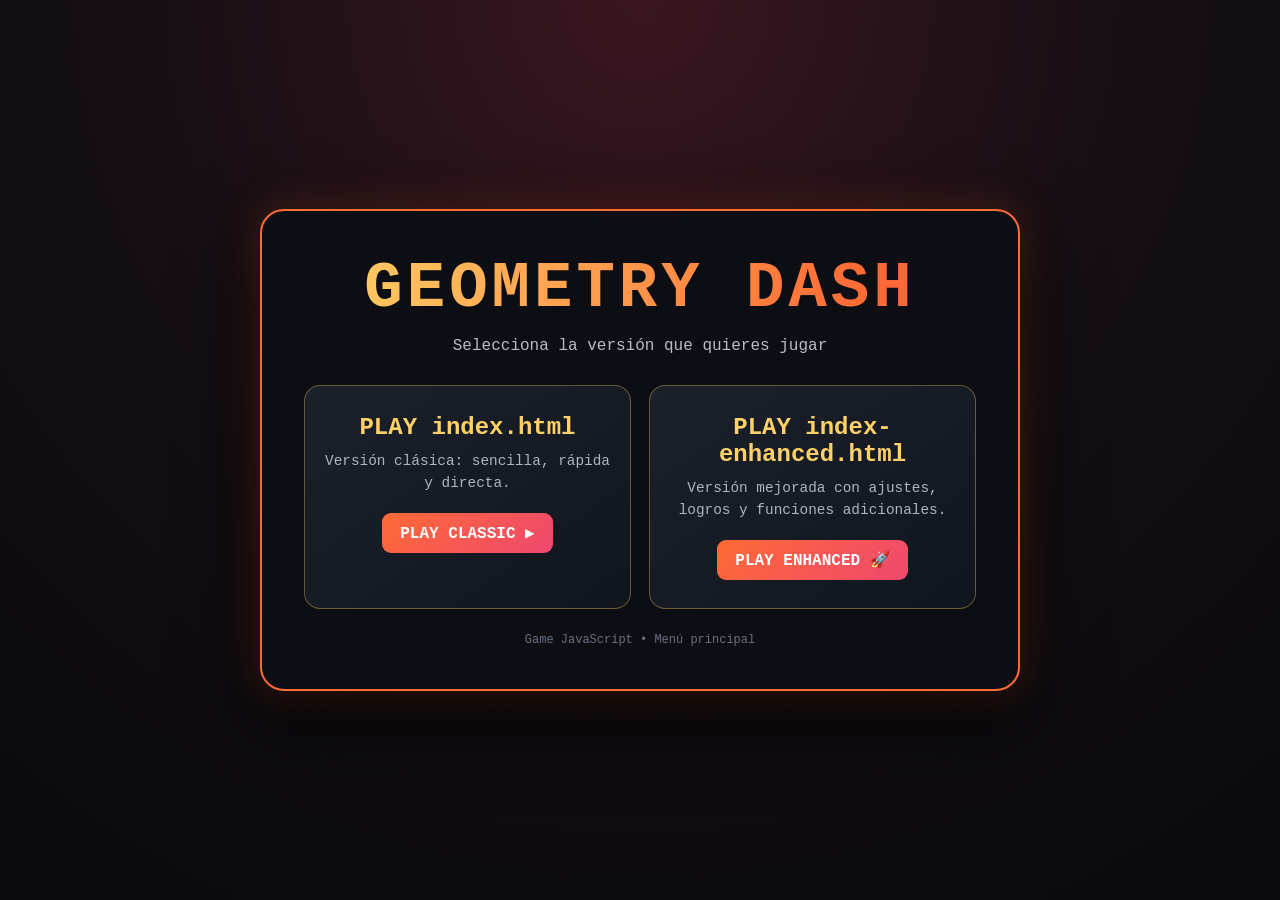
<file: Game_JavasCript-main/index.html>
<!DOCTYPE html>
<html lang="en">
<head>
<meta charset="UTF-8">
<meta name="viewport" content="width=device-width, initial-scale=1.0">
<title>Geometry Dash - Game Select</title>
<style>
*{box-sizing:border-box;margin:0;padding:0}
body{
  min-height:100vh;display:flex;align-items:center;justify-content:center;
  font-family:'Courier New',monospace;color:#fff;
  background:radial-gradient(circle at top,#3a1620 0,#160f14 45%,#08090d 100%);
}
.menu{
  width:min(760px,92%);padding:42px;border:2px solid #ff6b35;border-radius:24px;
  background:rgba(12,14,20,.94);box-shadow:0 0 45px rgba(255,107,53,.22),0 25px 80px #000;
  text-align:center;
}
h1{
  font-size:clamp(2rem,6vw,4rem);letter-spacing:4px;
  background:linear-gradient(90deg,#ffd166,#ff6b35,#ef476f,#ffd166);
  background-size:250% auto;-webkit-background-clip:text;background-clip:text;
  -webkit-text-fill-color:transparent;animation:shine 4s linear infinite;
}
@keyframes shine{to{background-position:250% center}}
.subtitle{margin:12px 0 30px;color:#b8bec9}
.options{display:grid;grid-template-columns:repeat(2,1fr);gap:18px}
.card{
  display:block;text-decoration:none;color:#fff;padding:28px 20px;border-radius:16px;
  border:1px solid rgba(255,209,102,.35);background:linear-gradient(145deg,#1b202b,#11151d);
  transition:.2s transform,.2s box-shadow,.2s border-color;
}
.card:hover{transform:translateY(-5px);border-color:#ffd166;box-shadow:0 0 25px rgba(255,209,102,.2)}
.card h2{color:#ffd166;margin-bottom:10px}.card p{color:#aeb6c2;font-size:.9rem;line-height:1.5}
.play{display:inline-block;margin-top:18px;padding:10px 18px;border-radius:9px;
background:linear-gradient(135deg,#ff6b35,#ef476f);font-weight:bold}
.footer{margin-top:24px;font-size:.75rem;color:#687180}
@media(max-width:620px){.options{grid-template-columns:1fr}.menu{padding:28px 20px}}
</style>
</head>
<body>
<main class="menu">
  <h1>GEOMETRY DASH</h1>
  <p class="subtitle">Selecciona la versión que quieres jugar</p>
  <section class="options">
    <a class="card" href="index-classic.html">
      <h2>PLAY index.html</h2>
      <p>Versión clásica: sencilla, rápida y directa.</p>
      <span class="play">PLAY CLASSIC ▶</span>
    </a>
    <a class="card" href="index-enhanced.html">
      <h2>PLAY index-enhanced.html</h2>
      <p>Versión mejorada con ajustes, logros y funciones adicionales.</p>
      <span class="play">PLAY ENHANCED 🚀</span>
    </a>
  </section>
  <div class="footer">Game JavaScript • Menú principal</div>
</main>
</body>
</html>
</file>
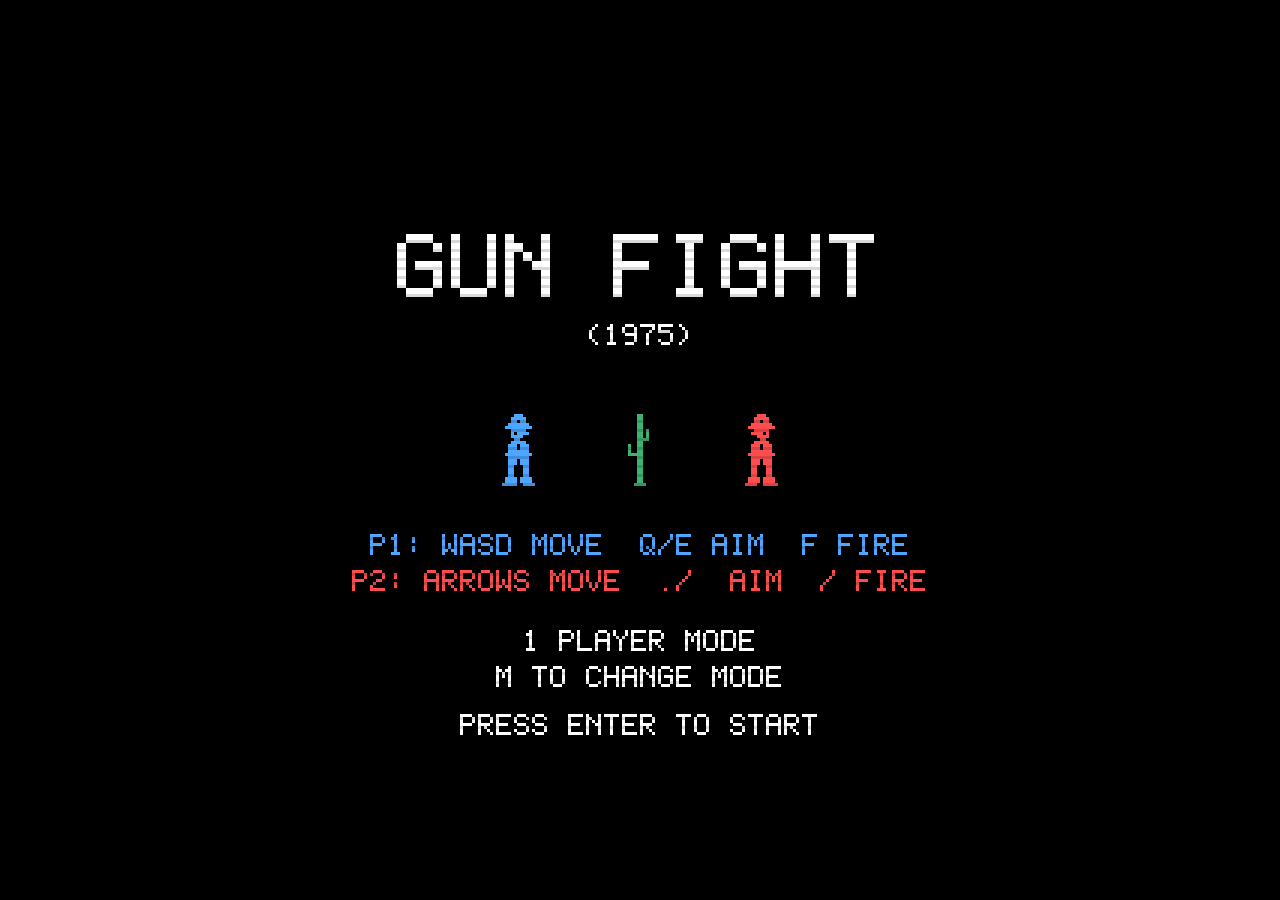
<file: gunfight-main/index.html>
<!DOCTYPE html>
<html lang="en">
<head>
    <meta charset="UTF-8">
    <meta name="viewport" content="width=device-width, initial-scale=1.0">
    <title>Gun Fight (1975)</title>
    <link rel="stylesheet" href="style.css">
</head>
<body>
    <canvas id="gameCanvas"></canvas>
    <script src="game.js"></script>
</body>
</html>
</file>
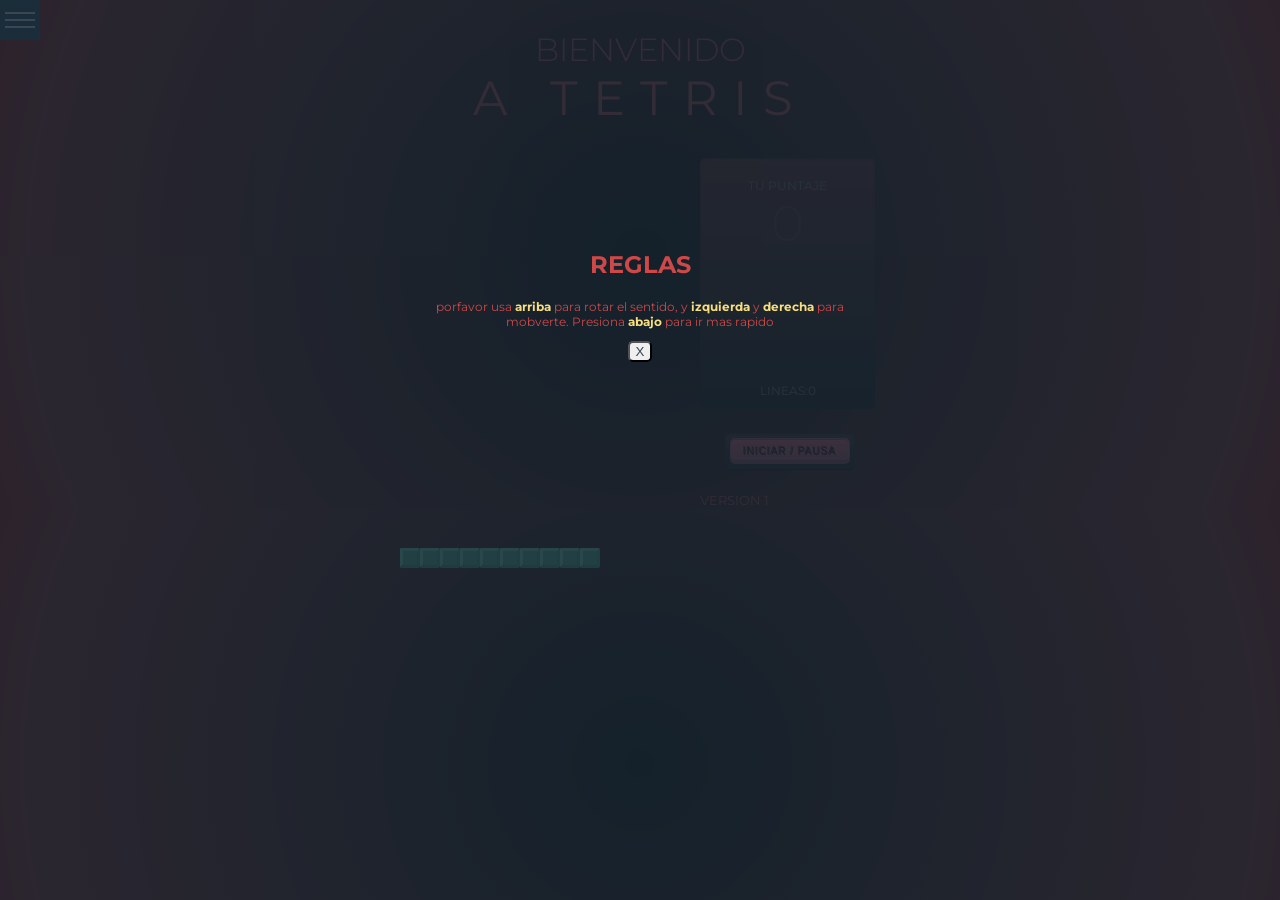
<file: javascript_tetris-main/index.html>
<!DOCTYPE html>
<html lang="en" dir="ltr">

<head>
  <meta charset="utf-8">
  <title>Tetris!</title>
  <script src="js/app.js" charset="utf-8"></script>
  <link rel="stylesheet" href="css/style.css">
  <link href="https://fonts.googleapis.com/css?family=Montserrat:300,400&display=swap" rel="stylesheet">
</head>

<body>
  <div class="menu-wrap">
    <input type="checkbox" class="toggler">
    <div class="hamburger">
      <div></div>
    </div>
    <div class="menu">
      <div class="menu-content">
        <h2 class="t-ucase">reglas</h2>
        <p class="rules"> porfavor usa <b class="key">arriba</b> para rotar el sentido, y <b class="key">izquierda</b>
          y <b class="key">derecha</b> para <br> mobverte. Presiona <b class="key">abajo</b> para ir mas rapido
          </p>
        <button class="close fw-400">X</button>
      </div>
    </div>
  </div>
  <header>
    <h1 class="fw-300 t-ucase">Bienvenido <br><span class="fw-400 t-wide t-big t-ucase">a TETRIS</span></h1>
  </header>
  <main class="game-area">
    <div class="game">
      <div class="grid"></div>
    </div>
    <section>
      <div class="display">
        <h1 class="score fw-400 t-ucase">Tu puntaje <br> <span class="score-display t-ucase fw-300">0</span></h1>
        <div class="previous-shape">
          <div class="previous-grid"></div>
        </div>
        <h2 class="lines-display fw-400 t-ucase">Lineas:<span class="lines-score">0</span></h2>
      </div>
      <button class="button t-ucase" href="#">Iniciar / Pausa</button>
      <small class='footer t-ucase'>VERSION 1</small>
    </section>
  </main>
</body>

</html>
</file>
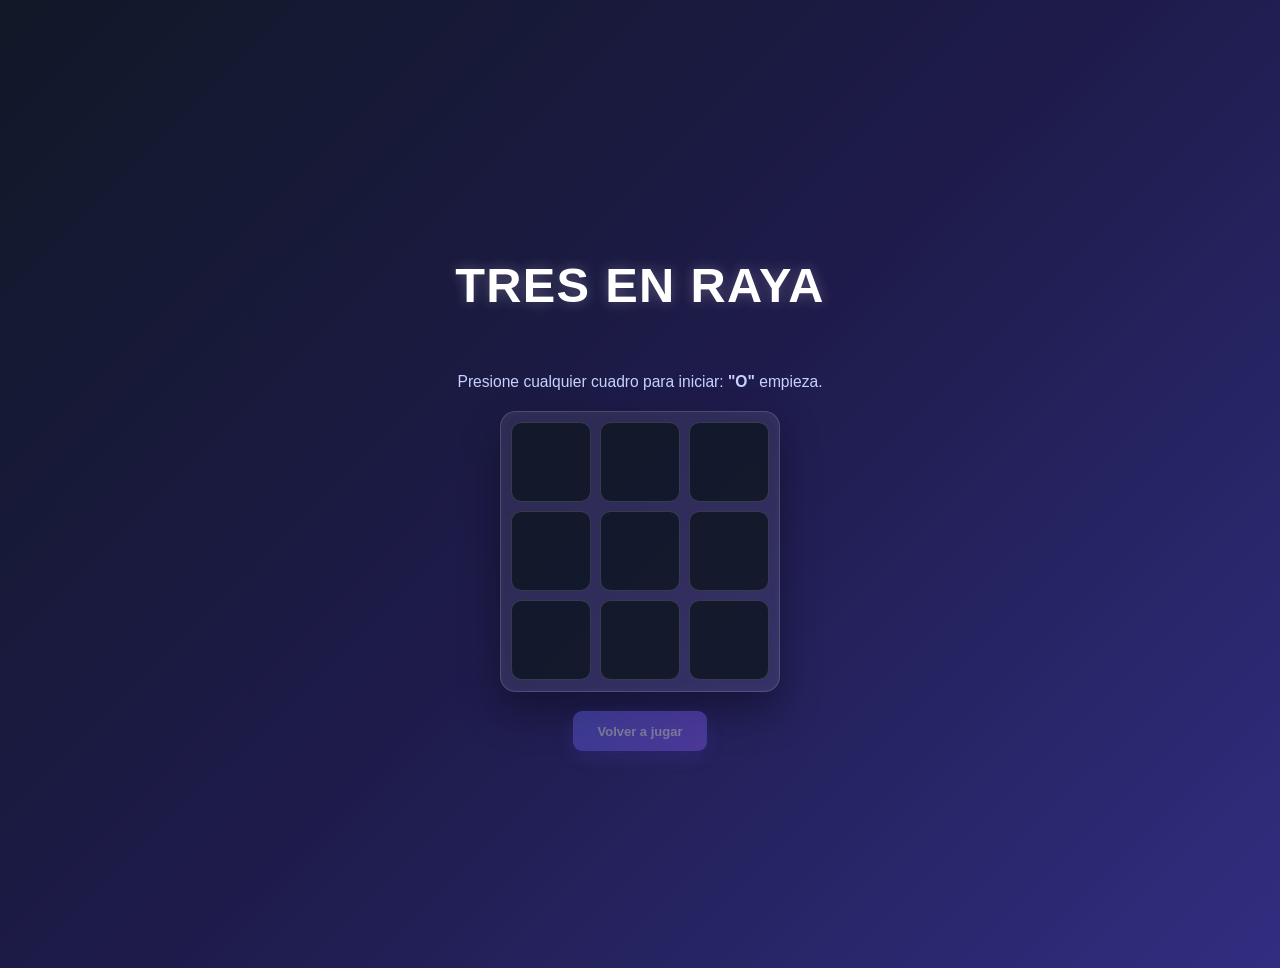
<file: javascriptgame-main/index.html>
<!DOCTYPE html>
<html lang="es">
  <head>
    <meta charset="UTF-8" />
    <meta http-equiv="X-UA-Compatible" content="IE=edge" />
    <meta name="viewport" content="width=device-width, initial-scale=1.0" />
    <link rel="stylesheet" href="./style.css" />
    <title>Tres en raya</title>
  </head>
  <body>
    <div class="contenedor-juego">
      <div class="juego-titulo"><h2>TRES EN RAYA</h2></div>
      <div id="juego-info" class="juego-info"></div>
      <div class="juego-cuadricula">
        <div class="cuadro"></div>
        <div class="cuadro"></div>
        <div class="cuadro"></div>
        <div class="cuadro"></div>
        <div class="cuadro"></div>
        <div class="cuadro"></div>
        <div class="cuadro"></div>
        <div class="cuadro"></div>
        <div class="cuadro"></div>
      </div>

      <div id="juego-boton" class="juego-boton">Volver a jugar</div>
    </div>

    <script src="./script.js"></script>
  </body>
</html>
</file>
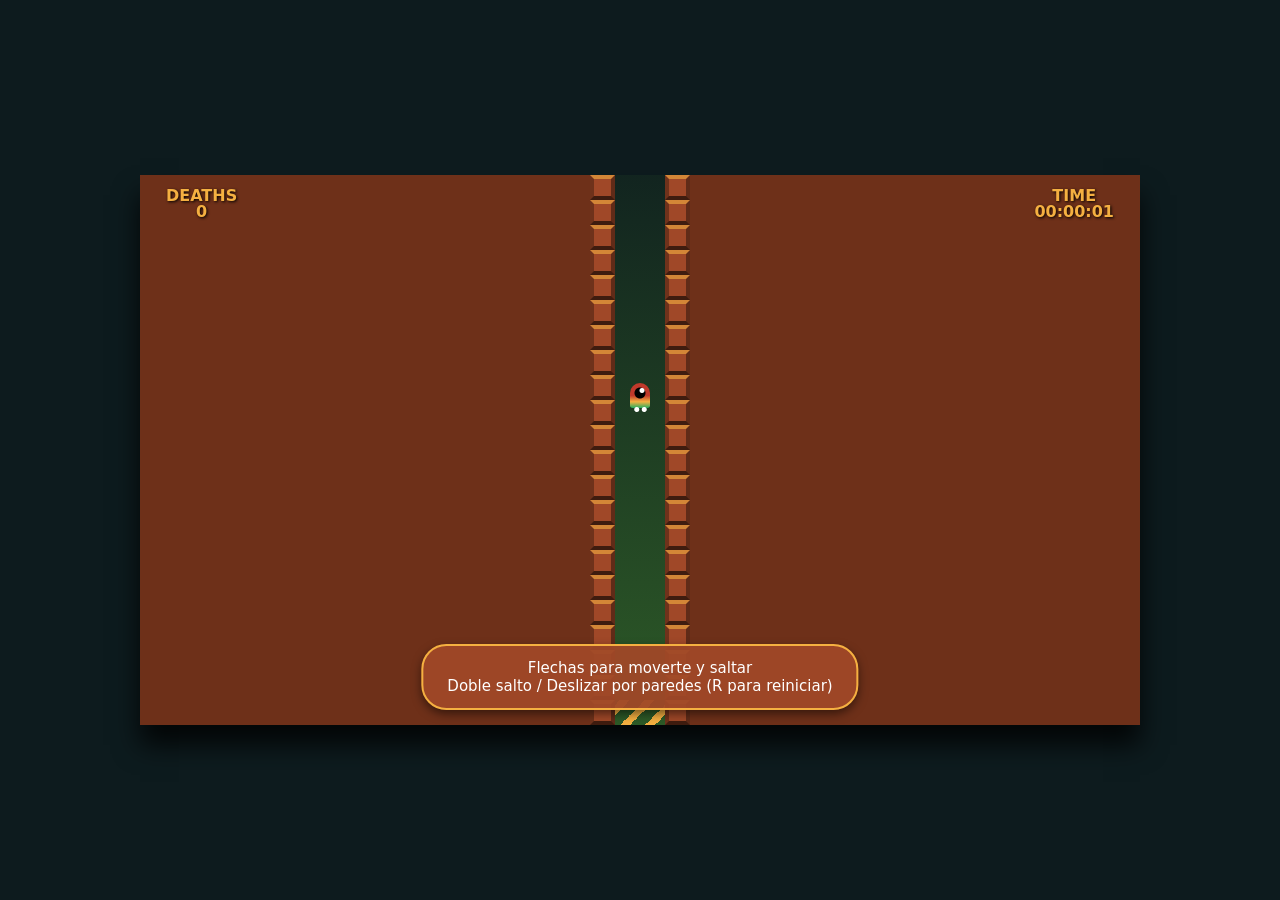
<file: Lalo-main/index.html>
<!DOCTYPE html>
<html lang="es">
<head>
    <meta charset="UTF-8">
    <meta name="viewport" content="width=device-width, initial-scale=1.0">
    <title>Juego de Plataformas - Edición San Gil</title>
    <link rel="stylesheet" href="styles2.css">
</head>
<body>

    <div id="game_console"></div>

    <script src="juego.js"></script>
</body>
</html>
</file>
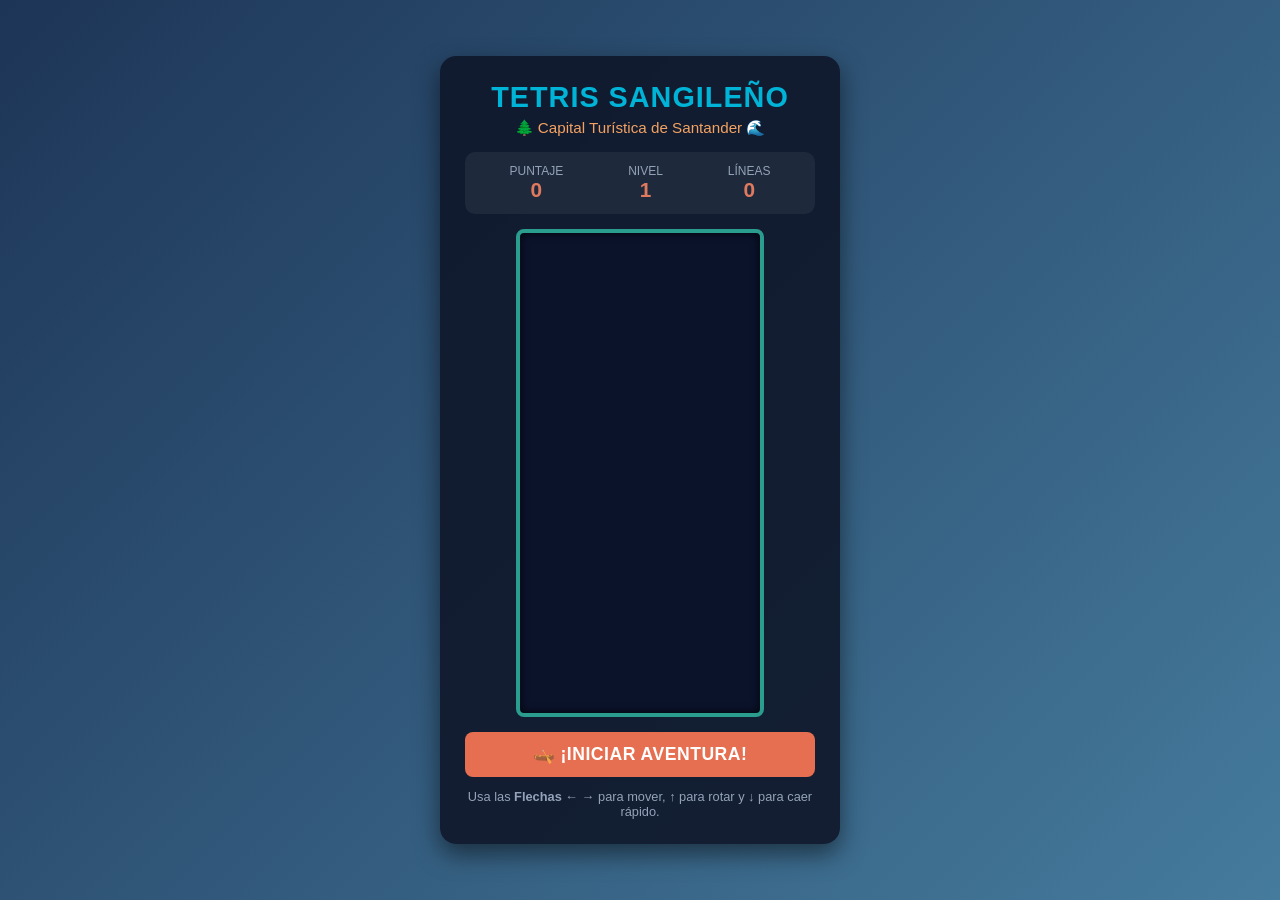
<file: mi_juego-main/index.html>
<!DOCTYPE html>
<html lang="es">
<head>
  <meta charset="UTF-8">
  <meta name="viewport" content="width=device-width, initial-scale=1.0">
  <title>Tetris Sangileño - Capital Turística de Santander</title>
  <style>
    * {
      box-sizing: border-box;
      margin: 0;
      padding: 0;
      font-family: 'Segoe UI', Tahoma, Geneva, Verdana, sans-serif;
    }

    body {
      background: linear-gradient(135deg, #1d3557, #457b9d);
      color: #fff;
      display: flex;
      justify-content: center;
      align-items: center;
      min-height: 100vh;
      padding: 20px;
    }

    .container {
      background-color: rgba(15, 23, 42, 0.9);
      padding: 25px;
      border-radius: 16px;
      box-shadow: 0 10px 25px rgba(0, 0, 0, 0.5);
      text-align: center;
      max-width: 400px;
      width: 100%;
    }

    h1 {
      color: #00b4d8;
      font-size: 1.8rem;
      margin-bottom: 5px;
      text-transform: uppercase;
      letter-spacing: 1px;
    }

    .subtitle {
      color: #f4a261;
      font-size: 0.95rem;
      margin-bottom: 15px;
    }

    .stats-panel {
      display: flex;
      justify-content: space-around;
      background: #1e293b;
      padding: 12px;
      border-radius: 10px;
      margin-bottom: 15px;
    }

    .stat-box {
      display: flex;
      flex-direction: column;
    }

    .stat-label {
      font-size: 0.75rem;
      color: #94a3b8;
      text-transform: uppercase;
    }

    .stat-value {
      font-size: 1.3rem;
      font-weight: bold;
      color: #e07a5f;
    }

    canvas {
      border: 4px solid #2a9d8f;
      border-radius: 8px;
      background-color: #0b132b;
      box-shadow: inset 0 0 10px rgba(0, 0, 0, 0.8);
      display: block;
      margin: 0 auto 15px auto;
    }

    button {
      background-color: #e76f51;
      color: white;
      border: none;
      padding: 12px 24px;
      font-size: 1.1rem;
      font-weight: bold;
      border-radius: 8px;
      cursor: pointer;
      transition: background-color 0.2s, transform 0.1s;
      width: 100%;
      text-transform: uppercase;
      letter-spacing: 0.5px;
    }

    button:hover {
      background-color: #f4a261;
    }

    button:active {
      transform: scale(0.98);
    }

    .controls-hint {
      margin-top: 12px;
      font-size: 0.8rem;
      color: #94a3b8;
    }
  </style>
</head>
<body>

  <div class="container">
    <h1>TETRIS SANGILEÑO</h1>
    <div class="subtitle">🌲 Capital Turística de Santander 🌊</div>

    <div class="stats-panel">
      <div class="stat-box">
        <span class="stat-label">Puntaje</span>
        <span class="stat-value" id="score">0</span>
      </div>
      <div class="stat-box">
        <span class="stat-label">Nivel</span>
        <span class="stat-value" id="level">1</span>
      </div>
      <div class="stat-box">
        <span class="stat-label">Líneas</span>
        <span class="stat-value" id="lines">0</span>
      </div>
    </div>

    <!-- Canvas con dimensiones fijas de 10x20 bloques de 24px (240x480px) -->
    <canvas id="board" width="240" height="480"></canvas>

    <button id="play-button">🛶 ¡Iniciar Aventura!</button>

    <div class="controls-hint">
      Usa las <b>Flechas ← →</b> para mover, <b>↑</b> para rotar y <b>↓</b> para caer rápido.
    </div>
  </div>

  <script>
    // 1. OBTENER REFERENCIAS Y CONFIGURAR CANVAS
    const canvas = document.getElementById('board');
    const ctx = canvas.getContext('2d');
    const playButton = document.getElementById('play-button');
    const scoreElement = document.getElementById('score');
    const levelElement = document.getElementById('level');
    const linesElement = document.getElementById('lines');

    const COLS = 10;
    const ROWS = 20;
    const BLOCK_SIZE = 24;

    // Escalar contexto a unidades 1x1
    ctx.scale(BLOCK_SIZE, BLOCK_SIZE);

    // Colores Sangileños
    const COLORS = [
      null,
      '#00B4D8', // Azul Río Fonce
      '#D4A373', // Piedra Barichara
      '#E07A5F', // Atardecer Chicamocha
      '#F4A261', // Hormiga Culona Dorada
      '#2A9D8F', // Hojas Gallineral
      '#6F4E37', // Café Sangileño
      '#E76F51'  // Kayak
    ];

    // Formas de las fichas (Tetraminos)
    const SHAPES = [
      [],
      [[0, 0, 0, 0], [1, 1, 1, 1], [0, 0, 0, 0], [0, 0, 0, 0]], // I
      [[2, 0, 0], [2, 2, 2], [0, 0, 0]],                      // J
      [[0, 0, 3], [3, 3, 3], [0, 0, 0]],                      // L
      [[4, 4], [4, 4]],                                      // O
      [[0, 5, 5], [5, 5, 0], [0, 0, 0]],                      // S
      [[0, 6, 0], [6, 6, 6], [0, 0, 0]],                      // T
      [[7, 7, 0], [0, 7, 7], [0, 0, 0]]                       // Z
    ];

    // ESTADO DEL JUEGO
    let board = createBoard();
    let piece = null;
    let requestId = null;
    let lastTime = 0;
    let dropCounter = 0;
    let dropInterval = 1000;
    let score = 0;
    let lines = 0;
    let level = 1;
    let gameOver = false;

    function createBoard() {
      return Array.from({ length: ROWS }, () => Array(COLS).fill(0));
    }

    function getNewPiece() {
      const typeId = Math.floor(Math.random() * 7) + 1;
      return {
        x: Math.floor(COLS / 2) - 1,
        y: 0,
        shape: SHAPES[typeId]
      };
    }

    // 2. INICIAR EL JUEGO
    function play() {
      board = createBoard();
      score = 0;
      lines = 0;
      level = 1;
      dropInterval = 1000;
      gameOver = false;
      updateScore();

      piece = getNewPiece();

      if (requestId) {
        cancelAnimationFrame(requestId);
      }

      document.removeEventListener('keydown', handleKeyPress);
      document.addEventListener('keydown', handleKeyPress);

      lastTime = performance.now();
      animate();
    }

    function updateScore() {
      scoreElement.innerText = score;
      levelElement.innerText = level;
      linesElement.innerText = lines;
    }

    // DETECCIÓN DE COLISIONES
    function collide(board, piece) {
      for (let y = 0; y < piece.shape.length; y++) {
        for (let x = 0; x < piece.shape[y].length; x++) {
          if (piece.shape[y][x] !== 0) {
            let newX = piece.x + x;
            let newY = piece.y + y;

            if (newX < 0 || newX >= COLS || newY >= ROWS) {
              return true;
            }
            if (newY >= 0 && board[newY][newX] !== 0) {
              return true;
            }
          }
        }
      }
      return false;
    }

    // FIJAR PIEZA Y BORRAR LÍNEAS
    function merge(board, piece) {
      piece.shape.forEach((row, y) => {
        row.forEach((value, x) => {
          if (value > 0) {
            board[piece.y + y][piece.x + x] = value;
          }
        });
      });
    }

    function clearLines() {
      let linesCleared = 0;
      outer: for (let y = ROWS - 1; y >= 0; y--) {
        for (let x = 0; x < COLS; x++) {
          if (board[y][x] === 0) continue outer;
        }

        const row = board.splice(y, 1)[0].fill(0);
        board.unshift(row);
        y++;
        linesCleared++;
      }

      if (linesCleared > 0) {
        lines += linesCleared;
        score += linesCleared * 100 * level;
        level = Math.floor(lines / 10) + 1;
        dropInterval = Math.max(100, 1000 - (level - 1) * 100);
        updateScore();
      }
    }

    // CAÍDA DE LA PIEZA
    function drop() {
      piece.y++;
      if (collide(board, piece)) {
        piece.y--;
        merge(board, piece);
        clearLines();
        piece = getNewPiece();

        if (collide(board, piece)) {
          gameOver = true;
        }
      }
      dropCounter = 0;
    }

    // ROTACIÓN DE LA PIEZA
    function rotate(shape) {
      const transposed = shape[0].map((_, i) => shape.map(row => row[i]));
      return transposed.map(row => row.reverse());
    }

    function playerRotate() {
      const originalShape = piece.shape;
      piece.shape = rotate(piece.shape);
      if (collide(board, piece)) {
        piece.shape = originalShape;
      }
    }

    // DIBUJAR EN EL CANVAS
    function draw() {
      ctx.fillStyle = '#0b132b';
      ctx.fillRect(0, 0, COLS, ROWS);

      // Dibujar tablero
      board.forEach((row, y) => {
        row.forEach((value, x) => {
          if (value > 0) {
            ctx.fillStyle = COLORS[value];
            ctx.fillRect(x, y, 1, 1);
          }
        });
      });

      // Dibujar pieza activa
      if (piece) {
        piece.shape.forEach((row, y) => {
          row.forEach((value, x) => {
            if (value > 0) {
              ctx.fillStyle = COLORS[value];
              ctx.fillRect(piece.x + x, piece.y + y, 1, 1);
            }
          });
        });
      }

      // Mensaje de Fin de Juego
      if (gameOver) {
        ctx.fillStyle = 'rgba(0, 0, 0, 0.75)';
        ctx.fillRect(0, 5, COLS, 10);
        ctx.fillStyle = '#E76F51';
        ctx.font = '1px sans-serif';
        ctx.textAlign = 'center';
        ctx.fillText('FIN DEL JUEGO', COLS / 2, 9);
      }
    }

    // BUCLE DE ANIMACIÓN
    function animate(time = 0) {
      const deltaTime = time - lastTime;
      lastTime = time;

      if (!gameOver) {
        dropCounter += deltaTime;
        if (dropCounter > dropInterval) {
          drop();
        }
        draw();
        requestId = requestAnimationFrame(animate);
      } else {
        draw();
      }
    }

    // CONTROLES DE TECLADO
    function handleKeyPress(event) {
      if (gameOver) return;

      if (event.key === 'ArrowLeft') {
        piece.x--;
        if (collide(board, piece)) piece.x++;
      } else if (event.key === 'ArrowRight') {
        piece.x++;
        if (collide(board, piece)) piece.x--;
      } else if (event.key === 'ArrowDown') {
        drop();
      } else if (event.key === 'ArrowUp') {
        playerRotate();
      }
    }

    // 3. VINCULAR BOTÓN
    playButton.addEventListener('click', play);
  </script>
</body>
</html>
</file>
<file: 2048_ver2-main/style.css>
/* =========================================
   CONFIGURACIÓN GENERAL
========================================= */

* {
    box-sizing: border-box;
    margin: 0;
    padding: 0;
}


body {

    font-family: Arial, Helvetica, sans-serif;

    min-height: 100vh;

    color: white;

    background:

        linear-gradient(
            rgba(0, 60, 70, 0.35),
            rgba(0, 30, 40, 0.55)
        ),

        radial-gradient(
            circle at 20% 20%,
            #79d2e6,
            transparent 30%
        ),

        linear-gradient(
            135deg,
            #176b87,
            #0b3d4a 45%,
            #14532d
        );

    background-attachment: fixed;

}


/* =========================================
   CONTENEDOR
========================================= */

.contenedor {

    width: 620px;

    max-width: 94%;

    margin: 35px auto;

}


/* =========================================
   ENCABEZADO
========================================= */

.encabezado {

    display: flex;

    justify-content: space-between;

    align-items: center;

    gap: 20px;

    margin-bottom: 22px;

}


/* =========================================
   TÍTULO
========================================= */

.etiqueta {

    display: inline-block;

    background: #f9c74f;

    color: #143642;

    padding: 7px 14px;

    border-radius: 20px;

    font-size: 12px;

    font-weight: bold;

    letter-spacing: 2px;

    box-shadow:
        0 4px 10px rgba(0,0,0,0.25);

}


h1 {

    font-size: 80px;

    line-height: 0.9;

    margin-top: 10px;

    color: white;

    text-shadow:

        4px 5px 0 #7c3f20,

        0 8px 15px rgba(0,0,0,0.3);

}


.titulo h2 {

    color: #ffd166;

    font-size: 25px;

    margin-top: 10px;

}


.titulo p {

    margin-top: 8px;

    font-size: 16px;

    color: #e9f7ef;

}


/* =========================================
   PUNTUACIÓN
========================================= */

.puntuacion {

    min-width: 130px;

    padding: 16px;

    text-align: center;

    border-radius: 15px;

    background:

        linear-gradient(
            145deg,
            #633b22,
            #382217
        );

    border: 3px solid #f9c74f;

    box-shadow:

        0 8px 20px rgba(0,0,0,0.35);

}


.puntuacion span {

    display: block;

    font-size: 12px;

    font-weight: bold;

    color: #ffd166;

}


.puntuacion strong {

    display: block;

    margin-top: 4px;

    font-size: 34px;

    color: white;

}


/* =========================================
   CONTROLES
========================================= */

.controles {

    display: flex;

    align-items: center;

    gap: 15px;

    padding: 14px 18px;

    margin-bottom: 18px;

    border-radius: 16px;

    background: rgba(0, 54, 63, 0.90);

    border: 2px solid rgba(255,255,255,0.25);

    box-shadow:

        0 8px 20px rgba(0,0,0,0.25);

}


.controles p {

    flex: 1;

    font-size: 14px;

    color: #e7f8f7;

}


/* =========================================
   FLECHAS
========================================= */

.flechas {

    width: 70px;

    text-align: center;

}


.fila-flechas {

    display: flex;

    justify-content: center;

    gap: 3px;

}


.flecha {

    width: 21px;

    height: 21px;

    display: flex;

    justify-content: center;

    align-items: center;

    border-radius: 5px;

    background: #f9c74f;

    color: #143642;

    font-weight: bold;

    font-size: 14px;

}


.arriba {

    margin: auto;

    margin-bottom: 3px;

}


/* =========================================
   BOTONES
========================================= */

button {

    border: none;

    padding: 12px 18px;

    border-radius: 10px;

    background: #f9c74f;

    color: #263238;

    font-size: 14px;

    font-weight: bold;

    cursor: pointer;

    box-shadow:

        0 5px 10px rgba(0,0,0,0.25);

    transition: 0.2s;

}


button:hover {

    transform: translateY(-3px);

    background: #ffd166;

    box-shadow:

        0 8px 15px rgba(0,0,0,0.35);

}


/* =========================================
   TABLERO
========================================= */

.tablero {

    padding: 14px;

    display: grid;

    grid-template-columns: repeat(4, 1fr);

    gap: 11px;

    border-radius: 20px;

    background:

        linear-gradient(
            145deg,
            #063f46,
            #092f35
        );

    border: 4px solid #f9c74f;

    box-shadow:

        0 15px 30px rgba(0,0,0,0.40),

        inset 0 0 15px rgba(255,255,255,0.08);

}


/* =========================================
   CASILLAS
========================================= */

.casilla {

    width: 100%;

    aspect-ratio: 1 / 1;

    display: flex;

    justify-content: center;

    align-items: center;

    border-radius: 12px;

    background:

        linear-gradient(
            145deg,
            #527b80,
            #3b6469
        );

    color: rgba(255,255,255,0.25);

    font-size: 39px;

    font-weight: bold;

    box-shadow:

        inset 0 3px 5px rgba(255,255,255,0.10),

        inset 0 -5px 8px rgba(0,0,0,0.15);

}


/* =========================================
   FICHAS
========================================= */

.numero-2 {

    background:
        linear-gradient(
            145deg,
            #fff0c2,
            #f5d98b
        );

    color: #5b3b20;

}


.numero-4 {

    background:
        linear-gradient(
            145deg,
            #b8e986,
            #75c45b
        );

    color: #164b24;

}


.numero-8 {

    background:
        linear-gradient(
            145deg,
            #36d1c4,
            #009f9a
        );

    color: white;

}


.numero-16 {

    background:
        linear-gradient(
            145deg,
            #20b9df,
            #087ea4
        );

    color: white;

}


.numero-32 {

    background:
        linear-gradient(
            145deg,
            #985cf0,
            #6535bd
        );

    color: white;

}


.numero-64 {

    background:
        linear-gradient(
            145deg,
            #ff4fa3,
            #d81b75
        );

    color: white;

}


.numero-128 {

    background:
        linear-gradient(
            145deg,
            #ffae22,
            #ef7200
        );

    color: white;

    font-size: 32px;

}


.numero-256 {

    background:
        linear-gradient(
            145deg,
            #ff5252,
            #c62828
        );

    color: white;

    font-size: 32px;

}


.numero-512 {

    background:
        linear-gradient(
            145deg,
            #8e4de8,
            #4a148c
        );

    color: white;

    font-size: 32px;

}


.numero-1024 {

    background:
        linear-gradient(
            145deg,
            #178ee8,
            #07529c
        );

    color: white;

    font-size: 27px;

}


.numero-2048 {

    background:
        linear-gradient(
            145deg,
            #ffd43b,
            #f08c00
        );

    color: white;

    font-size: 27px;

    border: 3px solid white;

    box-shadow:

        0 0 20px #ffd43b,

        0 0 35px rgba(255,212,59,0.5);

}


/* =========================================
   MENSAJE FINAL
========================================= */

.mensaje {

    margin-top: 20px;

    padding: 25px;

    text-align: center;

    border-radius: 18px;

    background:

        linear-gradient(
            145deg,
            #fff7df,
            #ffffff
        );

    color: #29434e;

    border: 3px solid #f9c74f;

    box-shadow:

        0 10px 25px rgba(0,0,0,0.3);

}


.icono-montana {

    font-size: 50px;

    margin-bottom: 8px;

}


.mensaje h2 {

    color: #14532d;

    margin-bottom: 8px;

}


.mensaje p {

    margin-bottom: 15px;

}


.oculto {

    display: none;

}


/* =========================================
   SECCIÓN AVENTURA
========================================= */

.aventura {

    margin-top: 22px;

    padding: 22px;

    border-radius: 18px;

    background:

        linear-gradient(
            145deg,
            rgba(255,255,255,0.96),
            rgba(232,249,242,0.96)
        );

    color: #29434e;

    border-left: 7px solid #f9c74f;

    box-shadow:

        0 8px 20px rgba(0,0,0,0.2);

}


.aventura h2 {

    color: #087f8c;

    margin-bottom: 10px;

    font-size: 23px;

}


.aventura p {

    line-height: 1.6;

    margin-bottom: 8px;

}


/* =========================================
   TARJETAS
========================================= */

.tarjetas {

    display: grid;

    grid-template-columns: repeat(3, 1fr);

    gap: 12px;

    margin-top: 15px;

}


.tarjeta {

    padding: 16px 10px;

    text-align: center;

    border-radius: 15px;

    background: rgba(255,255,255,0.94);

    color: #29434e;

    box-shadow:

        0 6px 15px rgba(0,0,0,0.2);

    transition: 0.2s;

}


.tarjeta:hover {

    transform: translateY(-5px);

}


.tarjeta span {

    font-size: 30px;

}


.tarjeta h3 {

    color: #087f8c;

    margin: 6px 0;

}


.tarjeta p {

    font-size: 12px;

}


/* =========================================
   FOOTER
========================================= */

footer {

    margin-top: 25px;

    padding: 22px;

    text-align: center;

    border-radius: 20px;

    background: rgba(3, 39, 46, 0.9);

    border-top: 3px solid #f9c74f;

}


footer h3 {

    color: #ffd166;

    font-size: 20px;

    margin-bottom: 7px;

}


footer p {

    color: #d8eeee;

    font-size: 13px;

    margin-top: 5px;

}


/* =========================================
   RESPONSIVE
========================================= */

@media (max-width: 650px) {

    .contenedor {

        margin: 20px auto;

    }


    .encabezado {

        align-items: flex-start;

    }


    h1 {

        font-size: 60px;

    }


    .titulo h2 {

        font-size: 20px;

    }


    .puntuacion {

        min-width: 100px;

    }


    .controles {

        flex-wrap: wrap;

    }


    .controles p {

        min-width: 150px;

    }


    .tablero {

        gap: 8px;

        padding: 10px;

    }


    .casilla {

        font-size: 27px;

    }


    .numero-128,
    .numero-256,
    .numero-512 {

        font-size: 22px;

    }


    .numero-1024,
    .numero-2048 {

        font-size: 19px;

    }


    .tarjetas {

        grid-template-columns: 1fr;

    }

}
</file>
<file: Angelo-s_Slime_Blast-main/style.css>
:root {
  --bg: #050816;
  --panel: #0f172a;
  --text: #e2e8f0;
  --accent: #22c561;
  --danger: #ef4444;
}

* { box-sizing: border-box; }

body {
  margin: 0;
  font-family: "Outfit", sans-serif;
  background: radial-gradient(ellipse at top, #111827, var(--bg));
  min-height: 100vh;
  color: var(--text);
  -webkit-tap-highlight-color: transparent;
}

.wrapper {
  min-height: 100vh;
  display: flex;
  flex-direction: column;
  align-items: center;
  padding: 12px;
}

.hidden { display: none !important; }

.level-screen {
  display: flex;
  flex-direction: column;
  align-items: center;
  justify-content: center;
  min-height: 80vh;
  text-align: center;
}

.level-header {
  display: flex;
  align-items: center;
  gap: 12px;
  margin-bottom: 8px;
}

.level-header h1, .header h1 {
  margin: 0;
  font-size: clamp(1.3rem, 4vw, 2rem);
}

.level-screen > p { margin: 0 0 24px; opacity: 0.9; }

.level-buttons {
  display: flex;
  flex-direction: column;
  gap: 12px;
  width: 100%;
  max-width: 320px;
}

.level-btn {
  padding: 16px 20px;
  border: 2px solid rgba(255,255,255,0.3);
  border-radius: 12px;
  background: rgba(255,255,255,0.08);
  color: inherit;
  font-family: inherit;
  cursor: pointer;
  display: flex;
  flex-direction: column;
  align-items: center;
  gap: 4px;
}

.level-btn:hover { background: rgba(255,255,255,0.15); }
.level-name { font-weight: 700; font-size: 1.1rem; }
.level-desc { font-size: 0.85rem; opacity: 0.85; }

.help-btn {
  width: 32px;
  height: 32px;
  border-radius: 50%;
  border: 2px solid rgba(255,255,255,0.4);
  background: rgba(255,255,255,0.1);
  color: inherit;
  font-weight: 700;
  cursor: pointer;
}

.game-screen {
  width: 100%;
  max-width: 500px;
  display: flex;
  flex-direction: column;
  align-items: center;
}

.header {
  display: flex;
  flex-wrap: wrap;
  align-items: center;
  gap: 10px;
  width: 100%;
  margin-bottom: 10px;
}

.level-badge {
  padding: 4px 10px;
  border-radius: 20px;
  background: rgba(255,255,255,0.2);
  font-size: 0.8rem;
  font-weight: 600;
}

.header-actions {
  display: flex;
  flex-wrap: wrap;
  gap: 8px;
  margin-left: auto;
  align-items: center;
}

.hud { font-weight: 700; color: var(--accent); font-size: 0.9rem; }

.btn {
  padding: 10px 14px;
  min-height: 44px;
  border: none;
  border-radius: 8px;
  background: rgba(255,255,255,0.25);
  color: inherit;
  font-family: inherit;
  font-weight: 600;
  cursor: pointer;
}

.btn-ghost {
  background: transparent;
  border: 1px solid rgba(255,255,255,0.4);
}

.btn-large { padding: 12px 22px; width: 100%; }

#gameCanvas {
  width: 100%;
  max-width: 480px;
  height: auto;
  background: var(--panel);
  border-radius: 12px;
  display: block;
}

.touch-controls {
  display: flex;
  gap: 12px;
  width: 100%;
  max-width: 480px;
  margin-top: 10px;
}

.ctrl-btn {
  flex: 1;
  min-height: 52px;
  border: none;
  border-radius: 10px;
  background: rgba(255,255,255,0.15);
  color: inherit;
  font-size: 1.25rem;
  font-weight: 700;
  cursor: pointer;
  font-family: inherit;
}

.ctrl-btn.fire {
  background: var(--accent);
  color: #052e16;
}

.result-overlay, .help-overlay {
  position: fixed;
  inset: 0;
  background: rgba(0,0,0,0.75);
  display: flex;
  align-items: center;
  justify-content: center;
  z-index: 200;
  padding: 20px;
}

.help-overlay { z-index: 300; }

.result-box, .help-modal {
  background: var(--panel);
  border: 2px solid rgba(255,255,255,0.2);
  border-radius: 16px;
  padding: 28px;
  max-width: 400px;
  width: 100%;
  text-align: center;
}

.help-modal { text-align: left; }
.help-header {
  display: flex;
  justify-content: space-between;
  align-items: center;
  margin-bottom: 12px;
}
.help-header h2 { margin: 0; }
.help-close {
  width: 36px;
  height: 36px;
  border: none;
  border-radius: 50%;
  background: rgba(255,255,255,0.1);
  color: inherit;
  font-size: 1.5rem;
  cursor: pointer;
}
.help-body ul { padding-left: 20px; }
.result-box h2 { color: var(--accent); margin: 0 0 8px; }

.result-actions {
  display: flex;
  flex-direction: column;
  gap: 10px;
  margin-top: 16px;
}

.result-actions .btn {
  width: 100%;
  margin: 0;
}

@media (max-width: 480px) {
  .header-actions { width: 100%; margin-left: 0; justify-content: flex-end; }
}

/* Estilo para la pantalla de nivel */
.level-screen {
  background-image: url('https://cdn.pixabay.com/animation/2023/06/06/06/51/06-51-32-766_512.gif'); /* Cambia esta URL por tu GIF preferido */
  background-size: cover;
  background-position: center;
  background-repeat: no-repeat;
  
  /* Capa oscura semitransparente para que el texto resalte */
  background-color: rgba(0, 0, 0, 0.6);
  background-blend-mode: overlay;
  
  /* Ajustes para centrar el contenido */
  display: flex;
  flex-direction: column;
  align-items: center;
  justify-content: center;
  min-height: 100vh;
  color: #ffffff;
}



/* Encabezado con GIF animado */
.header {
  background-image: url('https://media.giphy.com/media/uVqJA3zs1Ky2A/giphy.gif');
  background-size: cover;
  background-position: center;
  background-color: rgba(15, 15, 35, 0.8);
  background-blend-mode: overlay;
  border-bottom: 2px solid #00ffcc;
  padding: 12px 20px;
  border-radius: 8px;
}


/* Fondo GIF para la pantalla de juego principal */
.game-screen {
  background-image: url('https://media.giphy.com/media/uVqJA3zs1Ky2A/giphy.gif'); /* Cambia la URL por tu GIF de juego */
  background-size: cover;
  background-position: center;
  background-repeat: no-repeat;
  position: relative;
  
  /* Capa semitransparente para mantener la legibilidad de la UI */
  background-color: rgba(10, 10, 26, 0.85);
  background-blend-mode: overlay;
}

/* Opcional: Hacer el Canvas semitransparente si quieres ver el GIF detrás de las naves */
#gameCanvas {
  background-color: rgba(0, 0, 0, 0.75); 
  border: 2px solid #00ffcc;
  box-shadow: 0 0 15px rgba(0, 255, 204, 0.3);
}
</file>
<file: buscaminas-main/style.css>
/******************************************************************************* 
 Reglas generales
\*******************************************************************************/

/* Para prevenir el seleccionar texto con el doble-click */
body{
    -webkit-touch-callout: none;
    -webkit-user-select: none;
    -khtml-user-select: none;
    -moz-user-select: none;
    -ms-user-select: none;
    user-select: none;
    background-color: #1e293b;
}

.main {
    width: fit-content;
    font-family: Arial, Helvetica, sans-serif;
}


/******************************************************************************* 
 Sección de cabecera (incluye título, formulario y botón generar)
\*******************************************************************************/
.header > h1 {
    text-align: center;
    letter-spacing: 0.5rem;
}

.formulario-juego,
.formulario,
.entrada {
    display: flex;
}

.formulario-juego {
    justify-content: space-between;
    margin: 0rem 2rem;
}

.formulario {
    flex-direction: column;
}

.entrada {
    margin-bottom: 0.5rem;
    align-items: center;
}
.entrada > label {
    width: 25rem;
}
.entrada > input {
    width: 5rem;
    height: 2rem;
    text-align: center;
}

.btn-generar {
    margin-left: 2rem;
    padding: 0rem 2rem;
}


/******************************************************************************* 
 Sección del Buscaminas (incluye la cabcera del juego, el juego y el resultado)
\*******************************************************************************/
.contenedor-juego {
    display: flex;
    flex-direction: column;
    margin: 1rem 2rem;
    align-items: center;
}

.hidden {
    display: none;
}


/*** Contador de banderas... */
.contenedor-juego > h2 {
    margin-bottom: 0.5rem;
}
#num-banderas {
    color: blue;
    font-weight: bold;
}
/* ...Contador de banderas ***/


/*** Juego... */
.juego {
    display: flex;
    flex-wrap: wrap;
    background-color: #334155;
    margin-bottom: 0.5rem;
}

.juego div {
    height: 4rem;
    width: 4rem;
    box-sizing: border-box;
    border: 1px solid black;
    background-color: #60a5fa;
}

.marcada {
    background-color: lightgray;
    font-size: 3rem;
    text-align: center;
    line-height: 4rem;
}

.bandera {
    font-size: 2.5rem;
    text-align: center;
    line-height: 4rem;
}

.back-red {
    background-color: red !important;
}

.back-green {
    background-color: green !important;
}
/* ...Juego ***/


/*** Resultado... */
.resultado-juego {
    font-size: 2.5vw;
    font-weight: bold;
    text-align: center;
    padding: 1rem 0rem;
}
/* ...Resultado ***/
</file>
<file: Danner77-main/style_v2.css>
* {
  margin: 0;
  padding: 0;
}

body {
  background: #f2f2f2;
}

canvas {
  display:block;
  margin: 40px auto 20px;
  border: 1px solid #333;
  box-shadow: 0 0 16px 2px rgba(0,0,0,0.8);
}

p, a {
  font-family: Helvetica, Arial, sans-serif;
  font-size: 19px;
  color: #777;
  display: block;
  width: 400px;
  margin: 0 auto;
  text-align: center;
  text-decoration:none;
}

.info {
  margin:14px auto;
  text-align: justify;
  font-size: 18px;
  color: #999;
}

a {
  color:#3377ee;
}
</file>
<file: FlappyBird-main/style.css>
body{
    margin:0;
    background:#87CEEB;
    font-family:Arial, sans-serif;
    text-align:center;
}

h1{
    color:#0b4f1b;
}

#contenedor{
    position:relative;
    display:inline-block;
}

canvas{
    border:4px solid #0b4f1b;
    background:linear-gradient(#87CEEB,#c8f7c5);
}

#gameOver{
    position:absolute;
    top:50%;
    left:50%;
    transform:translate(-50%,-50%);
    background:white;
    padding:20px;
    border-radius:10px;
    box-shadow:0 0 10px black;
}

.oculto{
    display:none;
}

button{
    background:#0b4f1b;
    color:white;
    border:none;
    padding:10px 20px;
    border-radius:6px;
    cursor:pointer;
}
</file>
<file: frogger-main/style.css>
* {
  box-sizing: border-box;
  margin: 0;
  padding: 0;
}

body {
  background: #0f172a;
  color: #f8fafc;
  font-family: system-ui, -apple-system, sans-serif;
  min-height: 100vh;
  display: flex;
  justify-content: center;
  align-items: center;
}

.game-container {
  position: relative;
  display: flex;
  flex-direction: column;
  align-items: center;
  gap: 12px;
  padding: 16px;
}

.hud {
  display: flex;
  justify-content: space-between;
  width: 100%;
  max-width: 520px;
  background: #1e293b;
  padding: 12px 20px;
  border-radius: 8px;
  font-weight: bold;
  box-shadow: 0 4px 6px -1px rgba(0, 0, 0, 0.3);
}

canvas {
  background: #0284c7;
  border: 4px solid #38bdf8;
  border-radius: 8px;
  box-shadow: 0 10px 15px -3px rgba(0, 0, 0, 0.5);
}

.overlay {
  position: absolute;
  top: 0;
  left: 0;
  width: 100%;
  height: 100%;
  background: rgba(15, 23, 42, 0.85);
  display: flex;
  justify-content: center;
  align-items: center;
  border-radius: 8px;
}

.overlay.hidden {
  display: none;
}

.modal {
  background: #1e293b;
  padding: 24px;
  border-radius: 12px;
  text-align: center;
  border: 2px solid #38bdf8;
}

.modal h2 {
  color: #facc15;
  margin-bottom: 8px;
}

.modal button {
  margin-top: 16px;
  padding: 10px 20px;
  background: #22c55e;
  color: white;
  border: none;
  border-radius: 6px;
  font-weight: bold;
  cursor: pointer;
}

.dpad {
  display: grid;
  grid-template-columns: repeat(3, 50px);
  grid-template-rows: repeat(2, 50px);
  gap: 6px;
  margin-top: 8px;
}

.btn-ctrl {
  background: #334155;
  color: #f8fafc;
  border: none;
  border-radius: 8px;
  font-size: 1.2rem;
  cursor: pointer;
}

.btn-ctrl:active {
  background: #22c55e;
}

.btn-ctrl.up { grid-column: 2; grid-row: 1; }
.btn-ctrl.left { grid-column: 1; grid-row: 2; }
.btn-ctrl.down { grid-column: 2; grid-row: 2; }
.btn-ctrl.right { grid-column: 3; grid-row: 2; }
</file>
<file: gunfight-main/style.css>
* { margin: 0; padding: 0; box-sizing: border-box; }
body {
    background: #000;
    display: flex;
    justify-content: center;
    align-items: center;
    min-height: 100vh;
    overflow: hidden;
}
canvas {
    display: block;
    aspect-ratio: 8/7;
    max-width: 100vw;
    max-height: 100vh;
    image-rendering: pixelated;
    image-rendering: crisp-edges;
}
</file>
<file: javascript_tetris-main/css/style.css>
:root {
  /* default font size in browsers is 16px = 1em, we make
     things easier for us and make 10px our base size.
     We have 10/16 = 0.625 = 1rem as it is set on root element.
     So 1rem is now 10px throughout our stylesheet.*/
  font-size: 0.625em;
}

* {
  box-sizing: border-box;
}

body {
  font-family: "Montserrat", sans-serif;
  font-size: 1.6rem;
  margin: auto;
  max-width: 60rem;
  color: #ce4848;
  background: radial-gradient(
    circle,
    rgb(0, 0, 0) 0%,
    rgb(151, 33, 29) 89%,
    rgb(165, 6, 6) 100%
  );
}

header {
  text-align: center;
  margin-top: 3rem;
}

div {
  height: 2rem;
  width: 2rem;
}

/* some utility classes */
.t-ucase {
  text-transform: uppercase;
}

.t-big {
  font-size: 1.5em;
}

.t-wide {
  letter-spacing: 1.5rem;
}

.t-close {
  letter-spacing: 1rem;
}

.fw-300 {
  font-weight: 300;
}

.fw-400 {
  font-weight: 400;
}

.score-display {
  font-size: 5rem;
  color: rgba(128, 62, 62, 0.5);
}

.game-area {
  display: flex;
  justify-content: center;
}

.game {
  height: 0;
  width: 300px;
}

.grid {
  display: flex;
  flex-wrap: wrap;
  align-items: center;
  width: 20rem;
  height: 40rem;
}

.previous-shape {
  width: 10rem;
  padding-left: 2rem;
  margin-top: -5rem;
}

.previous-grid {
  display: flex;
  flex-wrap: wrap;
  width: 8rem;
  height: 8rem;
}

.block {
  background-image: url(../images/blue_block.png);
}

.block2 {
  background-image: url(../images/purple_block.png);
}

.block3 {
  background-image: url(../images/green_block.png);
}

.block4 {
  background-image: url(../images/navy_block.png);
}

.block5 {
  background-image: url(../images/pink_block.png);
}

.end {
  background-color: #490404;
}

.button {
  position: relative;
  width: 22rem;
  height: 2.2rem;
  text-align: center;
  color: #180808;
  letter-spacing: 1px;
  text-decoration: none;
  line-height: 23px;
  font-size: 10px;
  display: block;
  margin: 30px;
  text-shadow: -1px -1px 0 #690d0d;
  background: #d25068;
  border: 1px solid #d25068;
  width: 12rem;
  background-image: linear-gradient(to bottom, #f66c7b, #d25068);
  border-radius: 5px;
  box-shadow: 0 1px 0 rgba(136, 15, 15, 0.5) inset,
    0 -1px 0 rgba(255, 255, 255, 0.1) inset, 0 4px 0 #ad4257,
    0 4px 2px rgba(0, 0, 0, 0.5);
}

.button:before {
  background: #270303;
  background-image: linear-gradient(#502a2a, #221515);
  border-radius: 5px;
  box-shadow: 0 1px 2px rgba(0, 0, 0, 0.5) inset, 0 1px 0 #1b0303;
  position: absolute;
  content: "";
  left: -6px;
  right: -6px;
  top: -6px;
  bottom: -10px;
  z-index: -1;
}

.button:active {
  box-shadow: 0 1px 0 rgba(43, 7, 7, 0.5) inset,
    0 -1px 0 rgba(165, 50, 50, 0.1) inset;
  top: 5px;
}

.button:active:before {
  top: -11px;
  bottom: -5px;
  content: "";
}

.button:hover {
  background: #f66c7b;
  background-image: linear-gradient(top, #d25068, #f66c7b);
}

.end {
  background-image: url(/Users/limit/development/Tetris/images/blue_block.png);
}

.display {
  display: flex;
  flex-direction: column;
  justify-content: space-between;
  align-items: center;
  text-align: center;
  margin-top: 1rem;
  width: 17.5rem;
  height: 25rem;
  background: #300505;
  background-image: linear-gradient(#6b2121, #160c0c);
  border-radius: 5px;
  box-shadow: 0 1px 2px rgba(0, 0, 0, 0.5) inset, 0 1px 0 #0e0707;
  color: #85796b;
}

.score,
.lines-display {
  padding-top: 1rem;
  font-size: 1.2rem;
}

/*menu*/
.container {
  max-width: 600px;
  padding: 0 3rem;
  margin: auto;
  overflow: hidden;
}

.btn:hover {
  opacity: 0.7;
}

/* START of MENU STYLING */
.menu-wrap {
  position: fixed;
  top: 0;
  left: 0;
  z-index: 1;
}

.menu-wrap .toggler {
  position: absolute;
  top: 0;
  left: 0;
  z-index: 2;
  width: 50px;
  height: 50px;
  opacity: 0;
  cursor: pointer;
}

.menu-wrap .hamburger {
  position: absolute;
  top: 0;
  left: 0;
  z-index: 1;
  display: flex;
  width: 40px;
  height: 40px;
  padding: 1rem;
  background: rgba(13, 110, 139, 0.75);
  align-items: center;
  justify-content: center;
}

/* Hamburger Line */
.menu-wrap .hamburger > div {
  position: relative;
  display: flex;
  width: 150%;
  height: 2px;
  background: #fff;
  flex: none;
  align-items: center;
  justify-content: center;
  transition: all 0.4s ease;
}

/* Hamburger Lines - Top & Bottom */
.menu-wrap .hamburger > div:before,
.menu-wrap .hamburger > div:after {
  position: absolute;
  top: -7px;
  z-index: 1;
  width: 100%;
  height: 2px;
  background: inherit;
  content: "";
}

/* Moves Line Down */
.menu-wrap .hamburger > div:after {
  top: 7px;
}

/* Toggler Animation */
.menu-wrap .toggler:checked + .hamburger > div {
  transform: rotate(135deg);
}

/* Turns Lines Into X */
.menu-wrap .toggler:checked + .hamburger > div:before,
.menu-wrap .toggler:checked + .hamburger > div:after {
  top: 0;
  transform: rotate(90deg);
}

/* Rotate On Hover When Checked */
.menu-wrap .toggler:checked:hover + .hamburger > div {
  transform: rotate(225deg);
}

.menu {
  display: flex;
  justify-content: center;
  position: fixed;
  z-index: 1;
  left: 0;
  top: 0;
  width: 100%;
  height: 100%;
  overflow: auto;
  background-color: rgba(24, 39, 51, 0.85);
}

.menu-content {
  text-align: center;
  width: 600px;
  align-items: center;
  margin-top: 230px;
  justify-content: center;
  width: 200vw;
  height: 200vh;
  border-radius: 50%;
  transition: all 0.8s ease;
}

.rules {
  font-size: 12px;
  transition: color 0.4s ease;
}

.key {
  color: #f8de7e;
}

.close {
  border-radius: 5px;
  color: rgba(24, 39, 51, 0.85);
}
</file>
<file: javascriptgame-main/style.css>
css
* {
  margin: 0;
  padding: 0;
  box-sizing: border-box;
}

html {
  font-size: 13px;
}

body {
  font-family: Arial, Helvetica, sans-serif;
  min-height: 100vh;
  background: linear-gradient(135deg, #111827, #1e1b4b, #312e81);
  color: white;
}

/* Contenedor principal */

.contenedor-juego {
  min-height: 100vh;
  max-width: 78.125rem;
  margin: 0 auto;

  display: flex;
  flex-direction: column;
  justify-content: center;
  align-items: center;

  gap: 1.5rem;
  padding: 2rem;
}

/* Título e información */

.juego-titulo,
.juego-info {
  text-align: center;
}

.juego-titulo {
  font-size: 2.5rem;
  font-weight: 800;
  letter-spacing: 0.1rem;

  text-shadow: 0 0 1rem rgba(255, 255, 255, 0.25);
}

.juego-info {
  font-size: 1.2rem;
  color: #c7d2fe;
}

/* Tablero */

.juego-cuadricula {
  display: grid;
  grid-template-columns: repeat(3, 1fr);
  gap: 0.7rem;

  padding: 0.8rem;

  background: rgba(255, 255, 255, 0.08);
  border: 1px solid rgba(255, 255, 255, 0.15);
  border-radius: 1.2rem;

  box-shadow:
    0 1.5rem 3rem rgba(0, 0, 0, 0.35),
    inset 0 0 1rem rgba(255, 255, 255, 0.03);

  backdrop-filter: blur(10px);
}

/* Casillas */

.cuadro {
  width: 6rem;
  height: 6rem;

  display: flex;
  justify-content: center;
  align-items: center;

  border: 1px solid rgba(255, 255, 255, 0.15);
  border-radius: 0.8rem;

  background: rgba(17, 24, 39, 0.9);

  color: #22c55e;

  font-size: 2.2rem;
  font-weight: bold;

  cursor: pointer;

  transition:
    transform 0.2s ease,
    background 0.2s ease,
    box-shadow 0.2s ease;
}

/* Efecto al pasar el mouse */

.cuadro:hover {
  background: rgba(55, 65, 81, 0.95);

  transform: translateY(-3px);

  box-shadow:
    0 0 1rem rgba(99, 102, 241, 0.35);
}

/* Efecto al presionar */

.cuadro:active {
  transform: scale(0.95);
}

/* Botón */

.juego-boton {
  display: inline-flex;

  padding: 0.9rem 1.8rem;

  border: 1px solid transparent;
  border-radius: 0.7rem;

  background: linear-gradient(135deg, #6366f1, #8b5cf6);

  color: white;

  font-size: 1rem;
  font-weight: bold;

  cursor: pointer;

  box-shadow:
    0 0.5rem 1.5rem rgba(99, 102, 241, 0.3);

  transition:
    transform 0.2s ease,
    box-shadow 0.2s ease,
    background 0.2s ease;
}

/* Hover del botón */

.juego-boton:hover {
  background: linear-gradient(135deg, #818cf8, #a78bfa);

  transform: translateY(-2px);

  box-shadow:
    0 0.8rem 2rem rgba(99, 102, 241, 0.45);
}

/* Click */

.juego-boton:active {
  transform: scale(0.96);
}

/* Adaptación para celulares */

@media (max-width: 480px) {

  .juego-titulo {
    font-size: 2rem;
  }

  .juego-info {
    font-size: 1rem;
  }

  .cuadro {
    width: 5rem;
    height: 5rem;
  }

  .juego-cuadricula {
    gap: 0.5rem;
  }
}
</file>
<file: Lalo-main/styles2.css>
:root {
  --root-clr: #2d5a27; /* Verde frondoso Gallineral */
  --sand-clay: #a04828; /* Tierra arcillosa Chicamocha */
  --santander-gold: #f5b041;
  --fonce-blue: #2980b9;
  
  --tile-line-height: 50px;
  --tile-size: 25px;
  --clr: #1e392a;
  --pl-clr: radial-gradient(circle at 75% 50%, white 1px, transparent 2px), radial-gradient(circle at 25% 50%, white 1px, transparent 2px), radial-gradient(circle at 75% 40%, black 3px, transparent 4px), radial-gradient(circle at 25% 40%, black 3px, transparent 4px), white;
}

html, body {
  min-width: 100vw;
  min-height: 100vh;
  overflow: hidden;
  margin: 0;
  display: grid;
  place-items: center;
  background: #0d1b1e; /* Noche santandereana */
}

/* Lienzo del juego con proporciones fijas para 40x22 celdas de 25px */
#game_console {
  width: 1000px;
  height: 550px;
  position: relative;
  background: linear-gradient(to bottom, rgba(13,27,30,0.85), rgba(45,90,39,0.95)),
              var(--root-clr);
  text-align: center;
  line-height: var(--tile-line-height);
  font-size: 0;
  color: transparent;
  user-select: none;
  box-shadow: 0 20px 25px rgba(0,0,0,0.8);
  overflow: hidden;
}

/* HUD estilo aventura colonial */
#deaths_counter, #time_counter {
  padding: 0.2rem 1rem;
  font-size: 16px;
  font-family: 'Trebuchet MS', system-ui, sans-serif;
  font-weight: bold;
  line-height: 100%;
  color: var(--santander-gold);
  position: absolute;
  text-shadow: 1px 1px 3px black;
  z-index: 9999;
}

#deaths_counter {
  top: 10px;
  left: 10px;
}

#time_counter {
  top: 10px;
  right: 10px;
}

#game_alert {
  padding: 0.8rem 1.5rem;
  font-size: 15px;
  font-family: 'Trebuchet MS', system-ui, sans-serif;
  line-height: 120%;
  color: #fff;
  background: rgba(160, 72, 40, 0.95);
  border: 2px solid var(--santander-gold);
  position: absolute;
  bottom: 15px;
  left: 50%;
  transform: translateX(-50%);
  z-index: 99999;
  border-radius: 25px;
  transition: opacity 0.5s ease;
  opacity: 0;
  pointer-events: none;
  user-select: none;
  box-shadow: 0 4px 10px rgba(0,0,0,0.5);
  text-align: center;
}

/* Celdas del mapa */
.tile {
  box-sizing: border-box;
  position: absolute;
  width: 25px;
  height: 25px;
}

/* Plataformas de tierra arcillosa */
.ground {
  background: var(--sand-clay);
  border-top: 4px solid rgba(245, 176, 65, 0.6);
  border-right: 4px solid rgba(0,0,0,0.4);
  border-bottom: 4px solid rgba(0,0,0,0.6);
  border-left: 4px solid rgba(0,0,0,0.3);
  z-index: 2;
}

/* Paredes internas */
.innerwall {
  background: #6e3019;
  z-index: 2;
}

/* Pinchos de lava del Cañón */
.lava {
  background: conic-gradient(at 50% 0%, transparent 0deg 153deg, rgba(0,0,0,.6) 155deg 190deg, rgba(245,176,65,.8) 192deg 205deg, transparent 207deg 360deg),
              conic-gradient(at 50% 0%, transparent 0deg 153deg, #e74c3c 155deg 195deg, #c0392b 197deg 205deg, transparent 207deg 360deg);
  z-index: 3;
}
.spleft { transform: rotate(-90deg); }
.sptop { transform: rotate(180deg); }
.spright { transform: rotate(90deg); }

/* Portales de nivel */
.portal1:after, .portal2:after {
  content: '';
  width: 150%;
  height: 150%;
  position: absolute;
  top: -25%;
  left: -25%;
  background: radial-gradient(circle at 50% 50%, rgba(245,176,65,1) 3px, rgba(45,90,39,.9) 6px, rgba(45,90,39,.75) 10px, rgba(41,128,185,.5) 15px, transparent 20px),
              var(--root-clr);
  animation: portal 2s linear infinite;
  pointer-events: none;
  border-radius: 50%;
  box-shadow: 0 0 12px var(--santander-gold);
}

@keyframes portal {
  50% { transform: scale(1.15); }
}

.nextlevel {
  background: linear-gradient(to bottom right, transparent 10%, var(--santander-gold) 10% 30%, transparent 30% 60%, var(--santander-gold) 60% 80%, transparent 80%);
  background-size: 25px 25px;
}

/* Personaje Jugador (#player2) */
#player2, #player2:after {
  content: '';
  width: 25px;
  height: 25px;
  background: transparent;
  position: absolute;
  z-index: 10000;
  pointer-events: none;
}

#player2:before {
  content: '';
  width: 25px;
  height: 25px;
  position: absolute;
  left: 0;
  top: 0;
  background: radial-gradient(circle at 65% 90%, #ffffff 2px, transparent 3px),
              radial-gradient(circle at 35% 90%, #ffffff 2px, transparent 3px);
  z-index: 10001;
}

#player2:after {
  width: 20px;
  height: 25px;
  background: radial-gradient(circle at 60% 30%, #ffffff 2px, transparent 3px),
              radial-gradient(circle at 50% 40%, #000000 5px, transparent 6px),
              linear-gradient(to top, #27ae60, #f5b041, #c0392b 50%),
              #c0392b;
  position: absolute;
  top: -4px;
  left: 2.5px;
  z-index: 10000;
  border-radius: 15px 15px 4px 4px;
  pointer-events: none;
  animation: blink2 4s linear infinite;
}

@keyframes blink2 {
  5% {
    background: linear-gradient(to top, transparent 75%, #c0392b 75%),
                radial-gradient(circle at 60% 30%, #ffffff 2px, transparent 3px),
                radial-gradient(circle at 50% 40%, #000000 5px, transparent 6px),
                linear-gradient(to top, #27ae60, #f5b041, #c0392b 50%),
                #c0392b;
  }
  10% {
    background: linear-gradient(to top, transparent 50%, #c0392b 50%),
                radial-gradient(circle at 60% 30%, #ffffff 2px, transparent 3px),
                radial-gradient(circle at 50% 40%, #000000 5px, transparent 6px),
                linear-gradient(to top, #27ae60, #f5b041, #c0392b 50%),
                #c0392b;
  }
  15% {
    background: linear-gradient(to top, transparent 100%, #c0392b 100%),
                radial-gradient(circle at 60% 30%, #ffffff 2px, transparent 3px),
                radial-gradient(circle at 50% 40%, #000000 5px, transparent 6px),
                linear-gradient(to top, #27ae60, #f5b041, #c0392b 50%),
                #c0392b;
  }
}

/* Movimiento y estela de partículas */
.goleft:after { transform: skewX(10deg); }
.goright:after { transform: skewX(-10deg); }

.trailBall {
  position: absolute;
  width: 3px;
  height: 3px;
  background: var(--santander-gold);
  border-radius: 50%;
  opacity: 1;
  pointer-events: none;
  animation: trail .75s linear forwards;
}

@keyframes trail {
  100% {
    transform: translateY(-25px);
    opacity: 0;
  }
}
</file>
